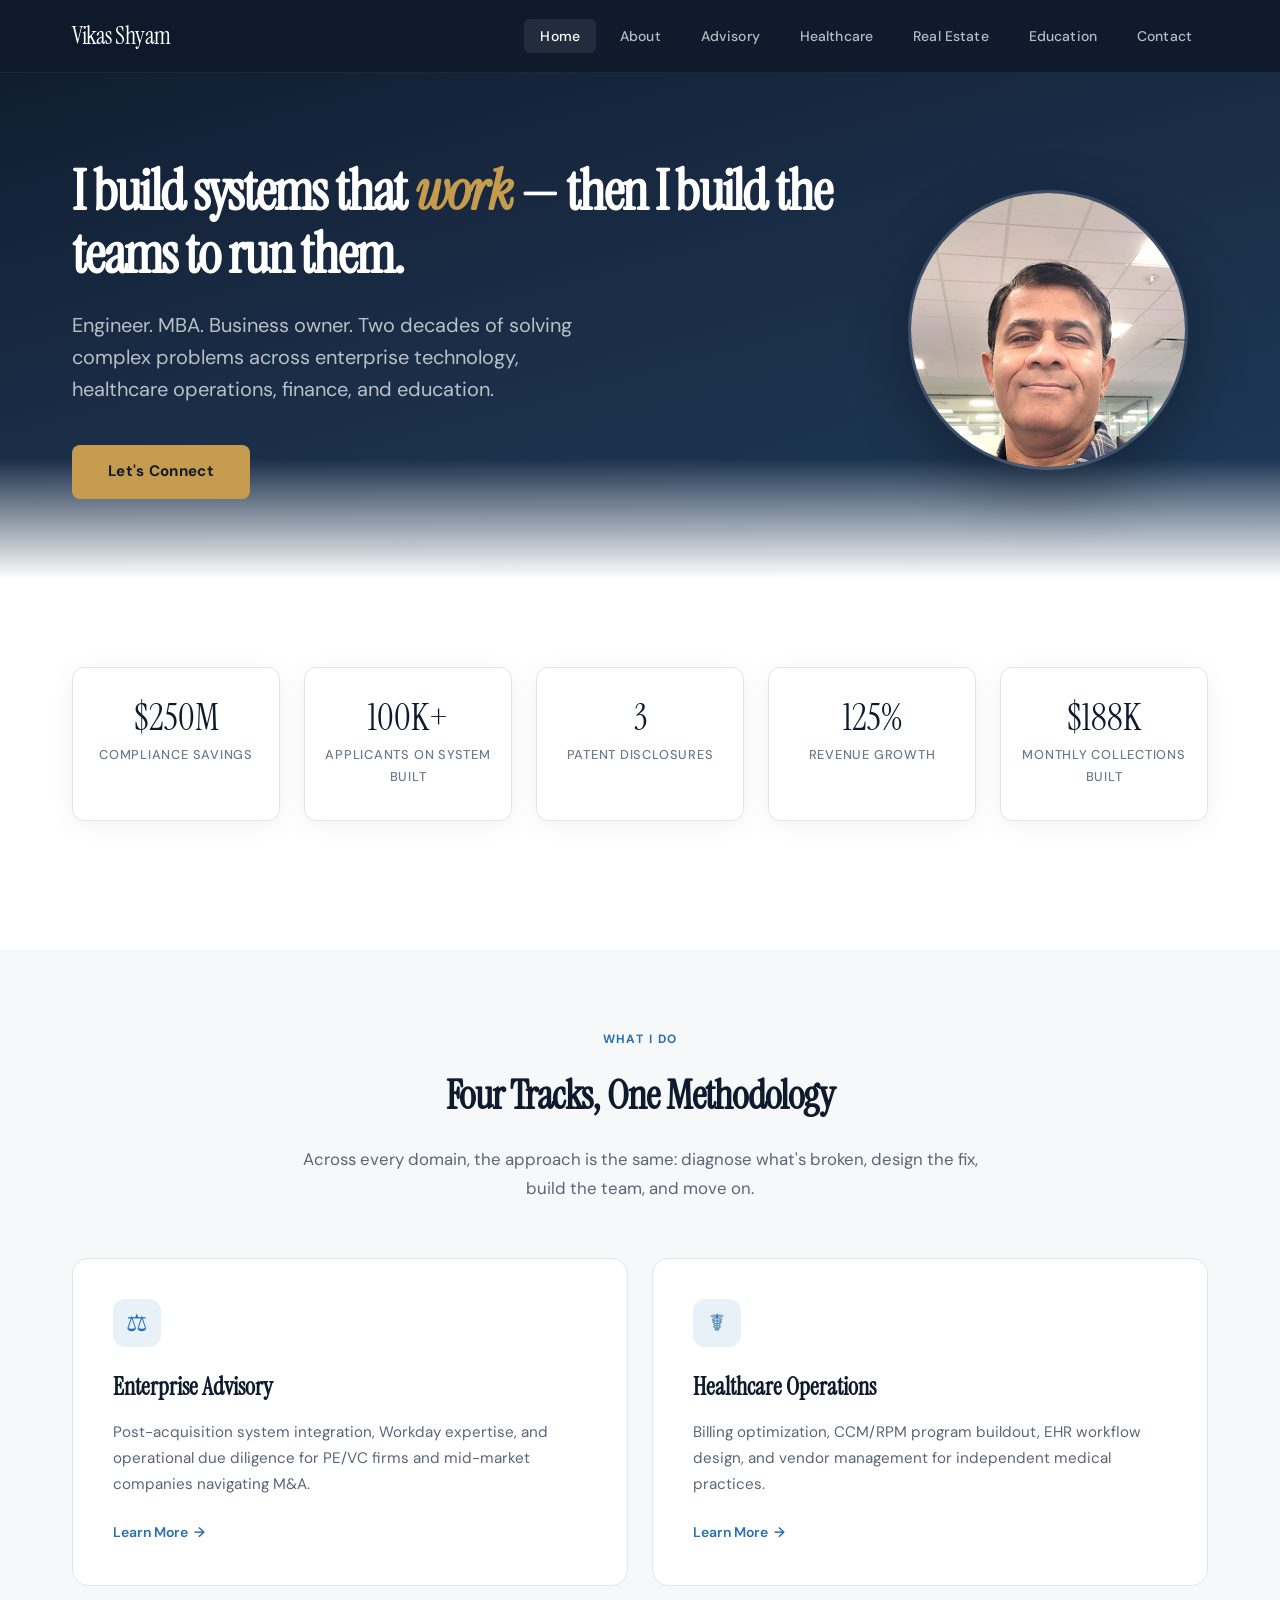
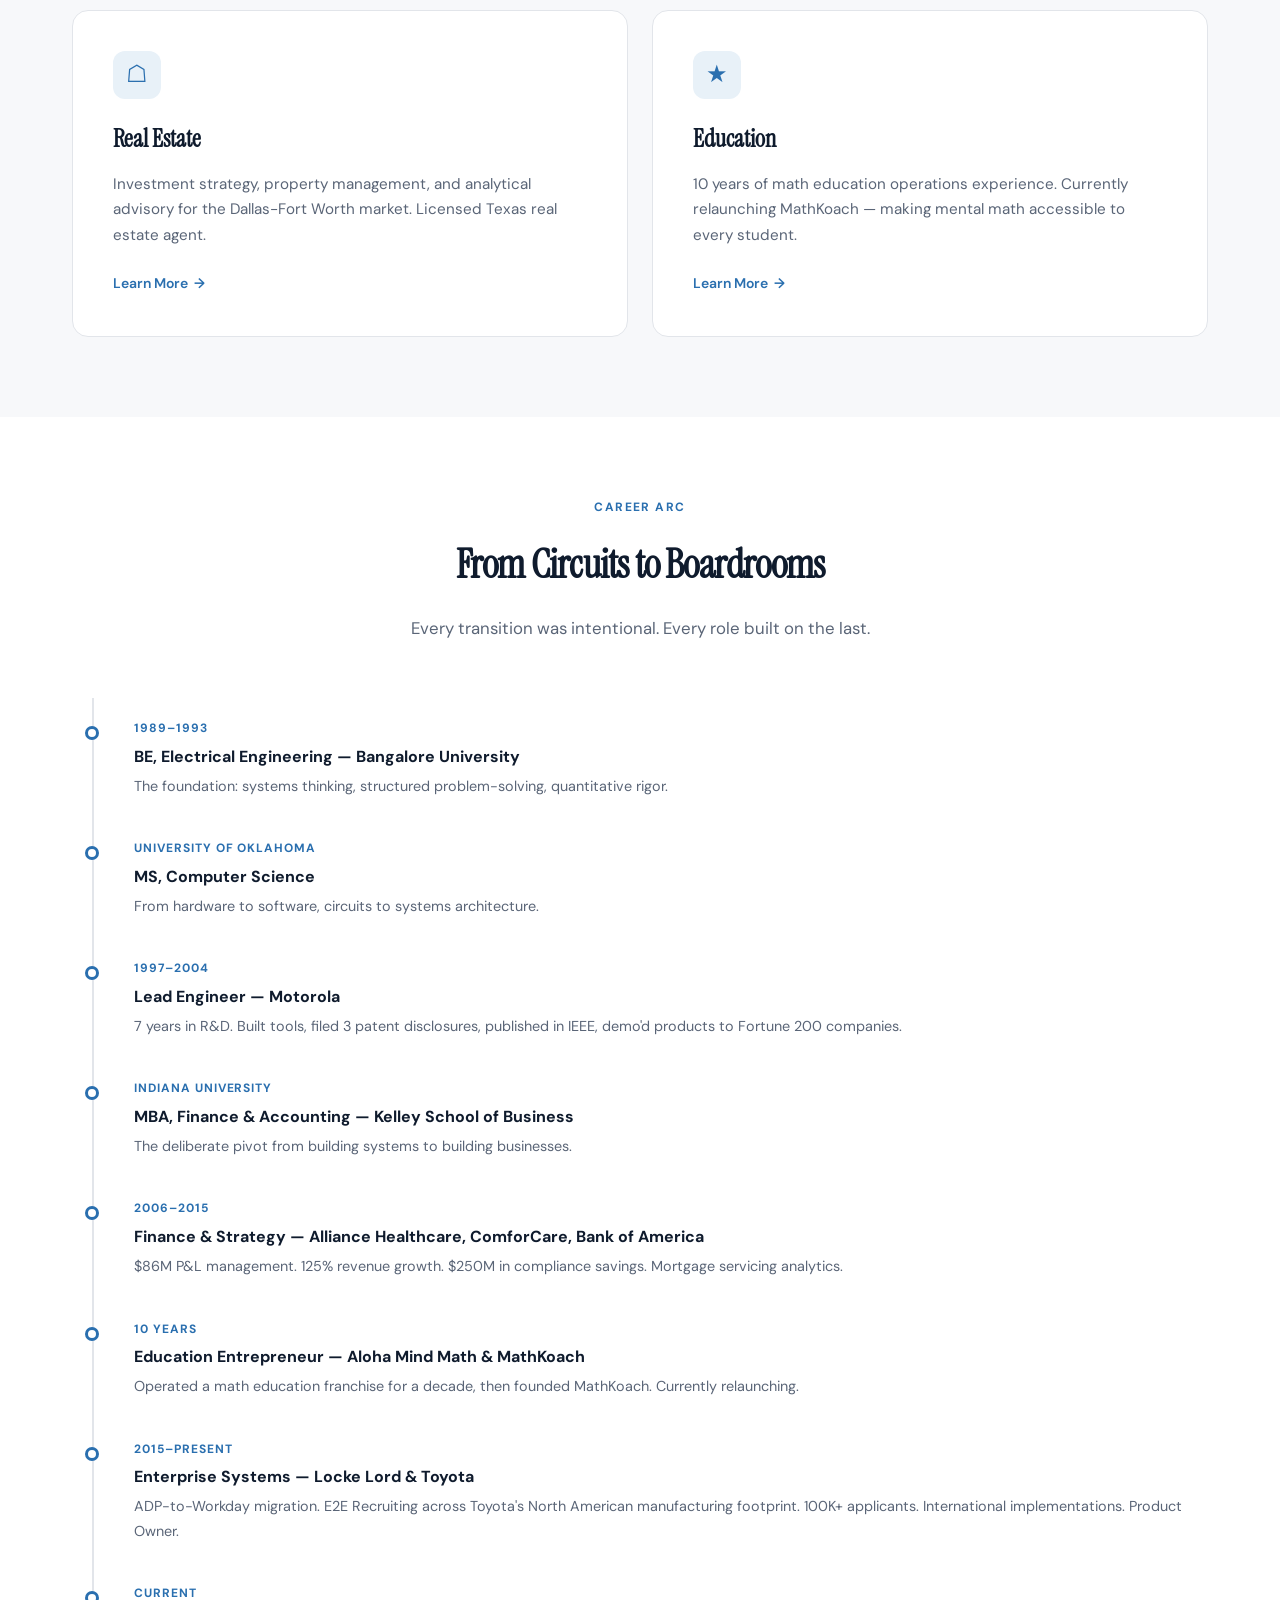
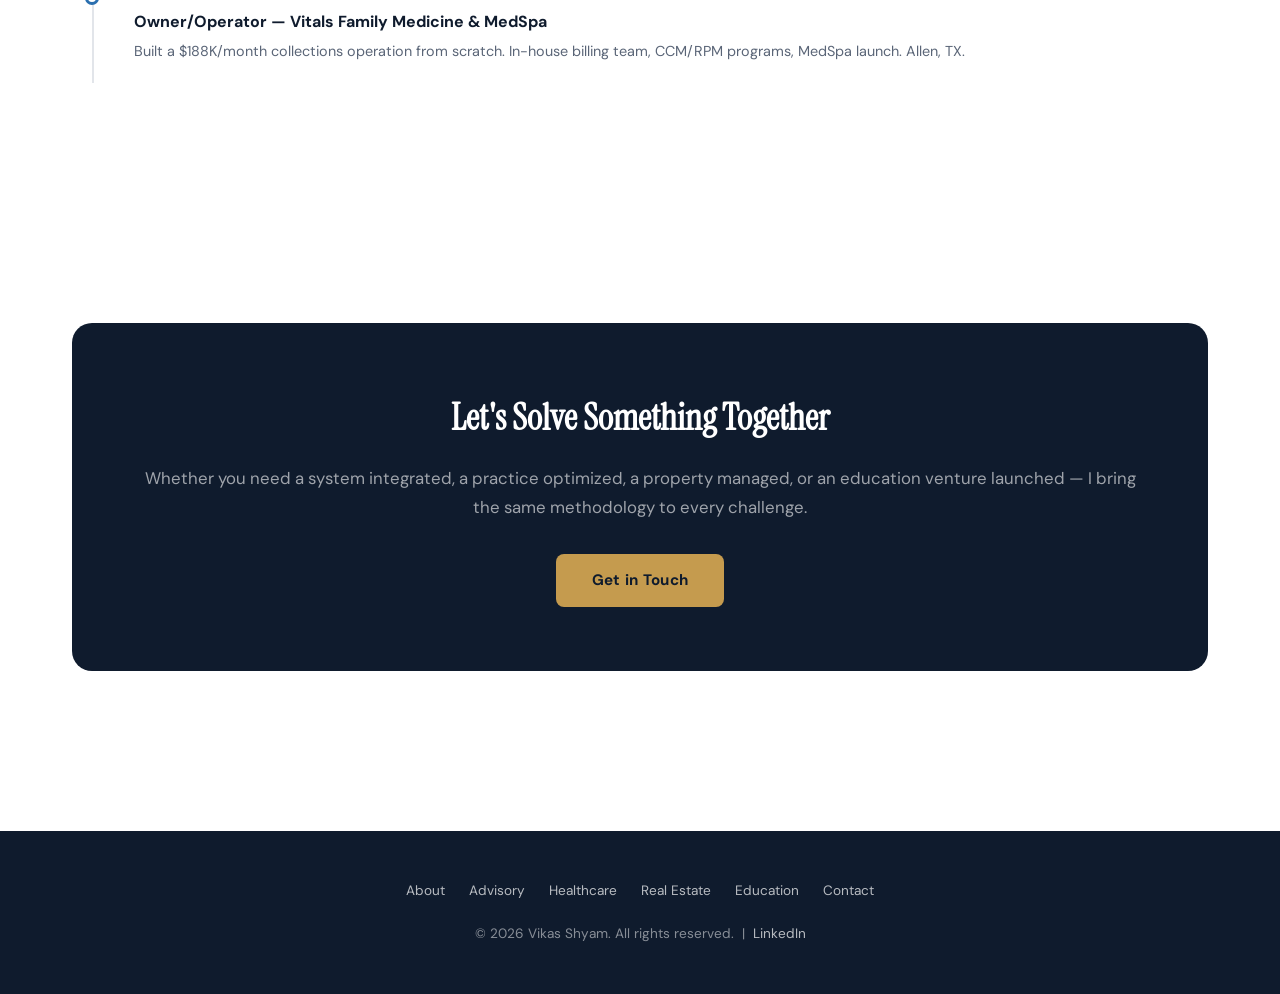
<file: index.html>
<!DOCTYPE html>
<html lang="en">
<head>
  <meta charset="UTF-8">
  <meta name="viewport" content="width=device-width, initial-scale=1.0">
  <title>Vikas Shyam — Enterprise Systems & Operations Strategist</title>
  <meta name="description" content="I build systems that work, then build the teams to run them. Enterprise integration, healthcare operations, real estate, and education.">
  <link rel="stylesheet" href="css/styles.css">
</head>
<body>

<nav class="nav">
  <div class="nav-inner">
    <a href="index.html" class="nav-logo">Vikas Shyam</a>
    <button class="nav-toggle" aria-label="Menu">
      <span></span><span></span><span></span>
    </button>
    <ul class="nav-links">
      <li><a href="index.html">Home</a></li>
      <li><a href="about.html">About</a></li>
      <li><a href="advisory.html">Advisory</a></li>
      <li><a href="healthcare.html">Healthcare</a></li>
      <li><a href="real-estate.html">Real Estate</a></li>
      <li><a href="education.html">Education</a></li>
      <li><a href="contact.html">Contact</a></li>
    </ul>
  </div>
</nav>

<section class="hero">
  <div class="container">
    <div class="hero-content">
      <div class="hero-text">
        <h1>I build systems that <em>work</em> — then I build the teams to run them.</h1>
        <p class="hero-tagline">Engineer. MBA. Business owner. Two decades of solving complex problems across enterprise technology, healthcare operations, finance, and education.</p>
        <a href="contact.html" class="cta-btn">Let's Connect</a>
      </div>
      <div class="hero-photo">
        <img src="images/vikas-headshot.jpg" alt="Vikas Shyam">
      </div>
    </div>
  </div>
</section>

<section class="section">
  <div class="container">
    <div class="stats">
      <div class="stat">
        <div class="stat-number">$250M</div>
        <div class="stat-label">Compliance Savings</div>
      </div>
      <div class="stat">
        <div class="stat-number">100K+</div>
        <div class="stat-label">Applicants on System Built</div>
      </div>
      <div class="stat">
        <div class="stat-number">3</div>
        <div class="stat-label">Patent Disclosures</div>
      </div>
      <div class="stat">
        <div class="stat-number">125%</div>
        <div class="stat-label">Revenue Growth</div>
      </div>
      <div class="stat">
        <div class="stat-number">$188K</div>
        <div class="stat-label">Monthly Collections Built</div>
      </div>
    </div>
  </div>
</section>

<section class="section section--alt">
  <div class="container">
    <div class="section-header">
      <span class="section-label">What I Do</span>
      <h2>Four Tracks, One Methodology</h2>
      <p>Across every domain, the approach is the same: diagnose what's broken, design the fix, build the team, and move on.</p>
    </div>
    <div class="tracks">
      <div class="track-card">
        <div class="track-icon">&#9878;</div>
        <h3>Enterprise Advisory</h3>
        <p>Post-acquisition system integration, Workday expertise, and operational due diligence for PE/VC firms and mid-market companies navigating M&A.</p>
        <a href="advisory.html" class="track-link">Learn More</a>
      </div>
      <div class="track-card">
        <div class="track-icon">&#9764;</div>
        <h3>Healthcare Operations</h3>
        <p>Billing optimization, CCM/RPM program buildout, EHR workflow design, and vendor management for independent medical practices.</p>
        <a href="healthcare.html" class="track-link">Learn More</a>
      </div>
      <div class="track-card">
        <div class="track-icon">&#9750;</div>
        <h3>Real Estate</h3>
        <p>Investment strategy, property management, and analytical advisory for the Dallas-Fort Worth market. Licensed Texas real estate agent.</p>
        <a href="real-estate.html" class="track-link">Learn More</a>
      </div>
      <div class="track-card">
        <div class="track-icon">&#9733;</div>
        <h3>Education</h3>
        <p>10 years of math education operations experience. Currently relaunching MathKoach — making mental math accessible to every student.</p>
        <a href="education.html" class="track-link">Learn More</a>
      </div>
    </div>
  </div>
</section>

<section class="section">
  <div class="container">
    <div class="section-header">
      <span class="section-label">Career Arc</span>
      <h2>From Circuits to Boardrooms</h2>
      <p>Every transition was intentional. Every role built on the last.</p>
    </div>
    <div class="arc-timeline">
      <div class="arc-item">
        <div class="arc-year">1989–1993</div>
        <div class="arc-title">BE, Electrical Engineering — Bangalore University</div>
        <div class="arc-desc">The foundation: systems thinking, structured problem-solving, quantitative rigor.</div>
      </div>
      <div class="arc-item">
        <div class="arc-year">University of Oklahoma</div>
        <div class="arc-title">MS, Computer Science</div>
        <div class="arc-desc">From hardware to software, circuits to systems architecture.</div>
      </div>
      <div class="arc-item">
        <div class="arc-year">1997–2004</div>
        <div class="arc-title">Lead Engineer — Motorola</div>
        <div class="arc-desc">7 years in R&D. Built tools, filed 3 patent disclosures, published in IEEE, demo'd products to Fortune 200 companies.</div>
      </div>
      <div class="arc-item">
        <div class="arc-year">Indiana University</div>
        <div class="arc-title">MBA, Finance & Accounting — Kelley School of Business</div>
        <div class="arc-desc">The deliberate pivot from building systems to building businesses.</div>
      </div>
      <div class="arc-item">
        <div class="arc-year">2006–2015</div>
        <div class="arc-title">Finance & Strategy — Alliance Healthcare, ComforCare, Bank of America</div>
        <div class="arc-desc">$86M P&L management. 125% revenue growth. $250M in compliance savings. Mortgage servicing analytics.</div>
      </div>
      <div class="arc-item">
        <div class="arc-year">10 Years</div>
        <div class="arc-title">Education Entrepreneur — Aloha Mind Math & MathKoach</div>
        <div class="arc-desc">Operated a math education franchise for a decade, then founded MathKoach. Currently relaunching.</div>
      </div>
      <div class="arc-item">
        <div class="arc-year">2015–Present</div>
        <div class="arc-title">Enterprise Systems — Locke Lord & Toyota</div>
        <div class="arc-desc">ADP-to-Workday migration. E2E Recruiting across Toyota's North American manufacturing footprint. 100K+ applicants. International implementations. Product Owner.</div>
      </div>
      <div class="arc-item">
        <div class="arc-year">Current</div>
        <div class="arc-title">Owner/Operator — Vitals Family Medicine & MedSpa</div>
        <div class="arc-desc">Built a $188K/month collections operation from scratch. In-house billing team, CCM/RPM programs, MedSpa launch. Allen, TX.</div>
      </div>
    </div>
  </div>
</section>

<section class="section">
  <div class="container">
    <div class="cta-section">
      <h2>Let's Solve Something Together</h2>
      <p>Whether you need a system integrated, a practice optimized, a property managed, or an education venture launched — I bring the same methodology to every challenge.</p>
      <a href="contact.html" class="cta-btn">Get in Touch</a>
    </div>
  </div>
</section>

<footer class="footer">
  <div class="container">
    <div class="footer-links">
      <a href="about.html">About</a>
      <a href="advisory.html">Advisory</a>
      <a href="healthcare.html">Healthcare</a>
      <a href="real-estate.html">Real Estate</a>
      <a href="education.html">Education</a>
      <a href="contact.html">Contact</a>
    </div>
    <p>&copy; 2026 Vikas Shyam. All rights reserved. &nbsp;|&nbsp; <a href="https://www.linkedin.com/in/vikasshyam" target="_blank">LinkedIn</a></p>
  </div>
</footer>

<script src="js/main.js"></script>
</body>
</html>
</file>
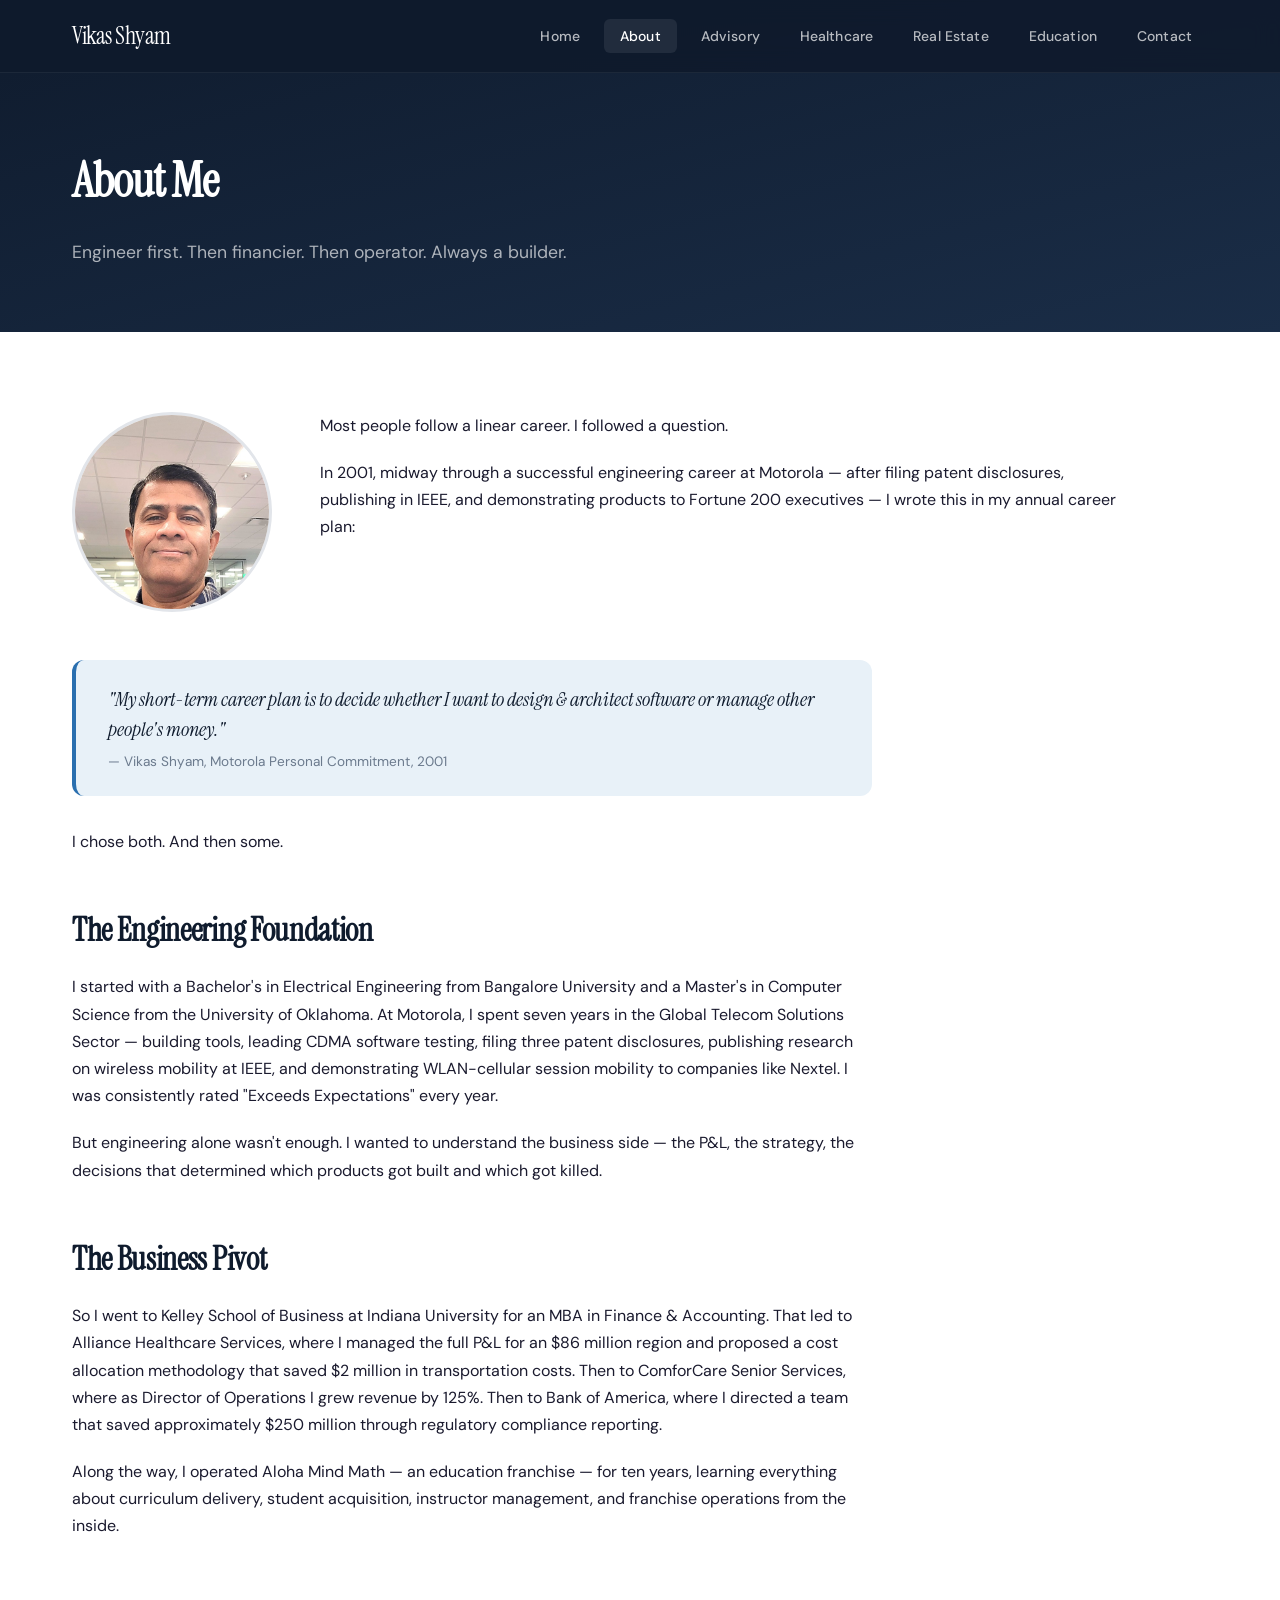
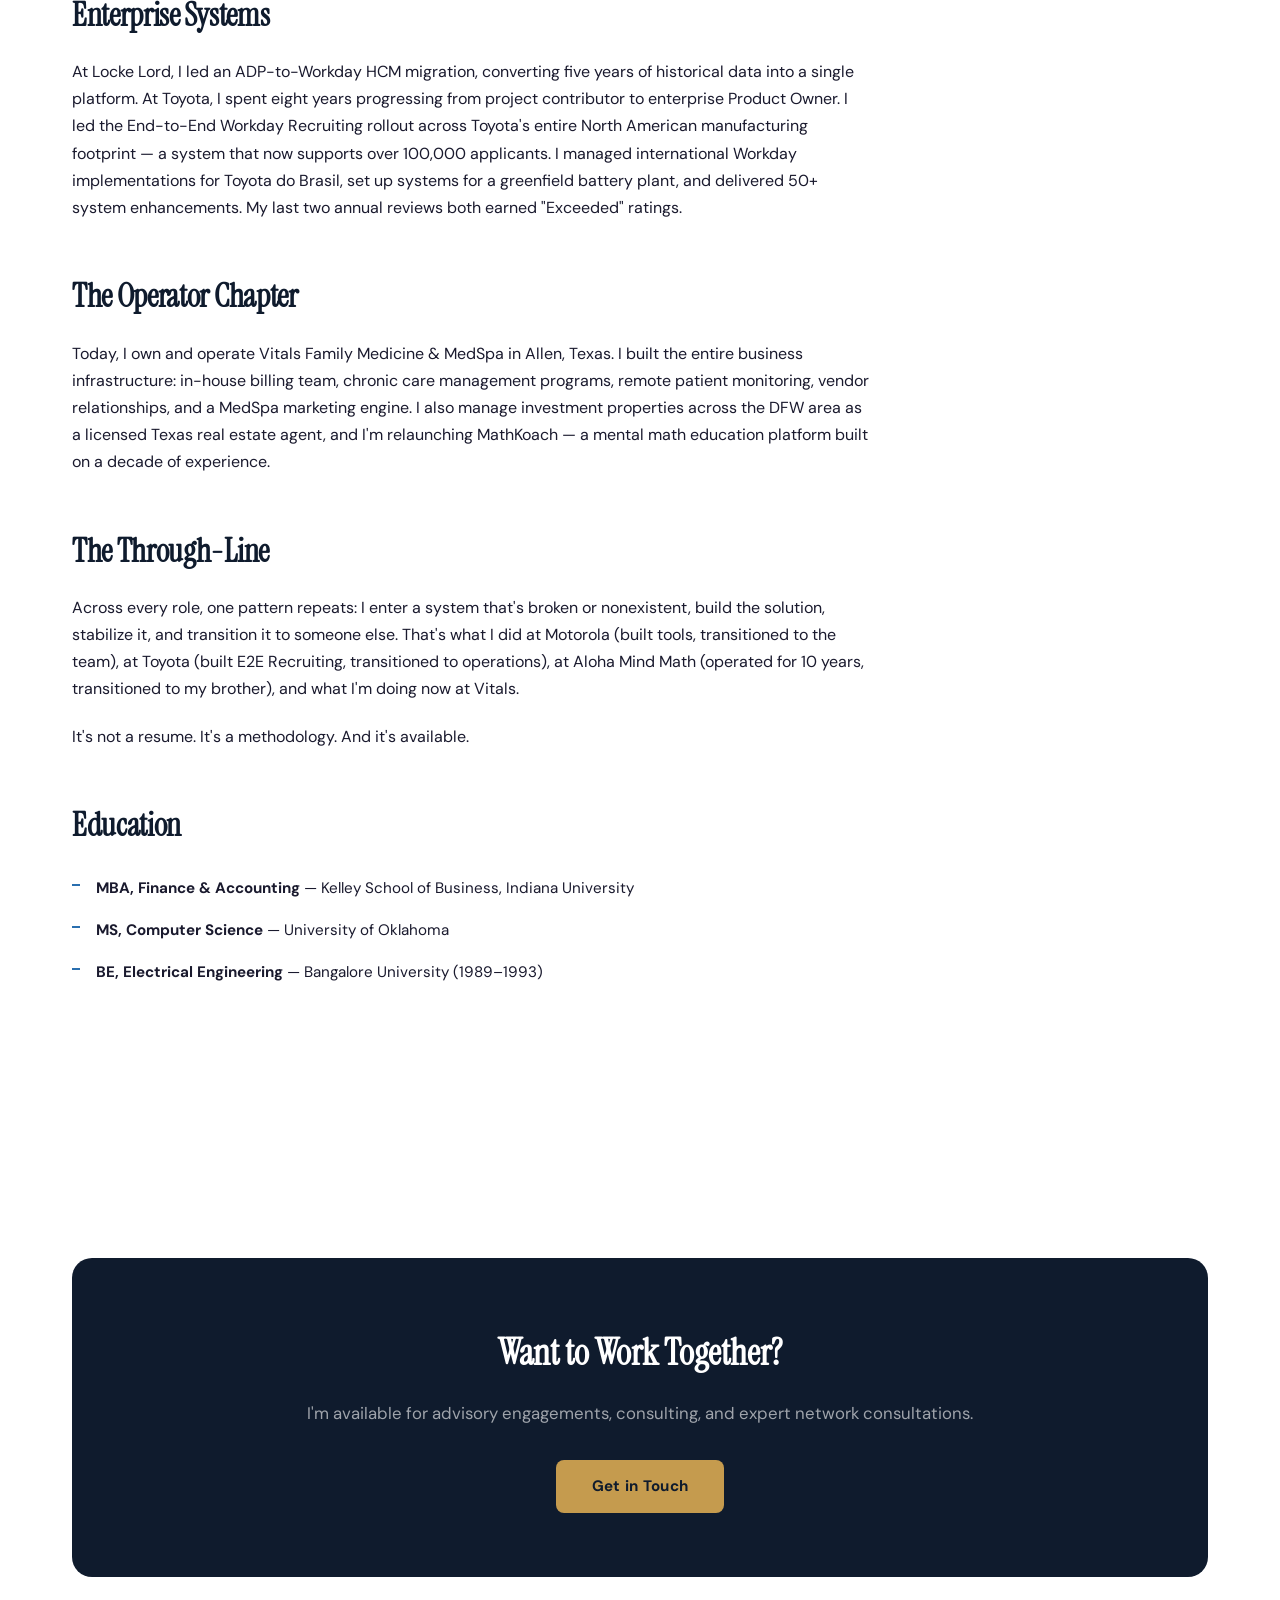
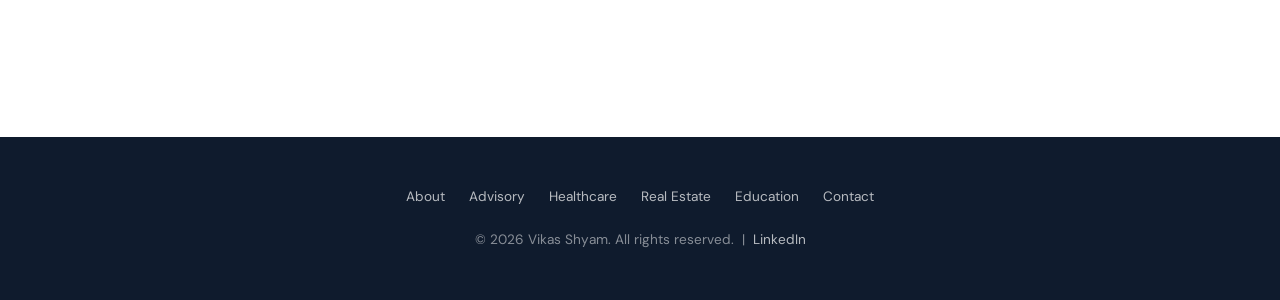
<file: about.html>
<!DOCTYPE html>
<html lang="en">
<head>
  <meta charset="UTF-8">
  <meta name="viewport" content="width=device-width, initial-scale=1.0">
  <title>About — Vikas Shyam</title>
  <meta name="description" content="From electrical engineering in Bangalore to enterprise systems at Toyota to building a medical practice from scratch. The full story.">
  <link rel="stylesheet" href="css/styles.css">
</head>
<body>

<nav class="nav">
  <div class="nav-inner">
    <a href="index.html" class="nav-logo">Vikas Shyam</a>
    <button class="nav-toggle" aria-label="Menu"><span></span><span></span><span></span></button>
    <ul class="nav-links">
      <li><a href="index.html">Home</a></li>
      <li><a href="about.html">About</a></li>
      <li><a href="advisory.html">Advisory</a></li>
      <li><a href="healthcare.html">Healthcare</a></li>
      <li><a href="real-estate.html">Real Estate</a></li>
      <li><a href="education.html">Education</a></li>
      <li><a href="contact.html">Contact</a></li>
    </ul>
  </div>
</nav>

<section class="page-hero">
  <div class="container">
    <h1>About Me</h1>
    <p>Engineer first. Then financier. Then operator. Always a builder.</p>
  </div>
</section>

<section class="section">
  <div class="container">
    <div class="about-intro">
      <div class="about-photo">
        <img src="images/vikas-headshot.jpg" alt="Vikas Shyam">
      </div>
      <div class="content">
        <p>Most people follow a linear career. I followed a question.</p>
        <p>In 2001, midway through a successful engineering career at Motorola — after filing patent disclosures, publishing in IEEE, and demonstrating products to Fortune 200 executives — I wrote this in my annual career plan:</p>
      </div>
    </div>
    <div class="content">
      <div class="about-quote">
        "My short-term career plan is to decide whether I want to design &amp; architect software or manage other people's money."
        <cite>— Vikas Shyam, Motorola Personal Commitment, 2001</cite>
      </div>

      <p>I chose both. And then some.</p>

      <h2>The Engineering Foundation</h2>
      <p>I started with a Bachelor's in Electrical Engineering from Bangalore University and a Master's in Computer Science from the University of Oklahoma. At Motorola, I spent seven years in the Global Telecom Solutions Sector — building tools, leading CDMA software testing, filing three patent disclosures, publishing research on wireless mobility at IEEE, and demonstrating WLAN-cellular session mobility to companies like Nextel. I was consistently rated "Exceeds Expectations" every year.</p>
      <p>But engineering alone wasn't enough. I wanted to understand the business side — the P&L, the strategy, the decisions that determined which products got built and which got killed.</p>

      <h2>The Business Pivot</h2>
      <p>So I went to Kelley School of Business at Indiana University for an MBA in Finance & Accounting. That led to Alliance Healthcare Services, where I managed the full P&L for an $86 million region and proposed a cost allocation methodology that saved $2 million in transportation costs. Then to ComforCare Senior Services, where as Director of Operations I grew revenue by 125%. Then to Bank of America, where I directed a team that saved approximately $250 million through regulatory compliance reporting.</p>
      <p>Along the way, I operated Aloha Mind Math — an education franchise — for ten years, learning everything about curriculum delivery, student acquisition, instructor management, and franchise operations from the inside.</p>

      <h2>Enterprise Systems</h2>
      <p>At Locke Lord, I led an ADP-to-Workday HCM migration, converting five years of historical data into a single platform. At Toyota, I spent eight years progressing from project contributor to enterprise Product Owner. I led the End-to-End Workday Recruiting rollout across Toyota's entire North American manufacturing footprint — a system that now supports over 100,000 applicants. I managed international Workday implementations for Toyota do Brasil, set up systems for a greenfield battery plant, and delivered 50+ system enhancements. My last two annual reviews both earned "Exceeded" ratings.</p>

      <h2>The Operator Chapter</h2>
      <p>Today, I own and operate Vitals Family Medicine & MedSpa in Allen, Texas. I built the entire business infrastructure: in-house billing team, chronic care management programs, remote patient monitoring, vendor relationships, and a MedSpa marketing engine. I also manage investment properties across the DFW area as a licensed Texas real estate agent, and I'm relaunching MathKoach — a mental math education platform built on a decade of experience.</p>

      <h2>The Through-Line</h2>
      <p>Across every role, one pattern repeats: I enter a system that's broken or nonexistent, build the solution, stabilize it, and transition it to someone else. That's what I did at Motorola (built tools, transitioned to the team), at Toyota (built E2E Recruiting, transitioned to operations), at Aloha Mind Math (operated for 10 years, transitioned to my brother), and what I'm doing now at Vitals.</p>
      <p>It's not a resume. It's a methodology. And it's available.</p>

      <h2>Education</h2>
      <ul>
        <li><strong>MBA, Finance & Accounting</strong> — Kelley School of Business, Indiana University</li>
        <li><strong>MS, Computer Science</strong> — University of Oklahoma</li>
        <li><strong>BE, Electrical Engineering</strong> — Bangalore University (1989–1993)</li>
      </ul>
    </div>
  </div>
</section>

<section class="section">
  <div class="container">
    <div class="cta-section">
      <h2>Want to Work Together?</h2>
      <p>I'm available for advisory engagements, consulting, and expert network consultations.</p>
      <a href="contact.html" class="cta-btn">Get in Touch</a>
    </div>
  </div>
</section>

<footer class="footer">
  <div class="container">
    <div class="footer-links">
      <a href="about.html">About</a>
      <a href="advisory.html">Advisory</a>
      <a href="healthcare.html">Healthcare</a>
      <a href="real-estate.html">Real Estate</a>
      <a href="education.html">Education</a>
      <a href="contact.html">Contact</a>
    </div>
    <p>&copy; 2026 Vikas Shyam. All rights reserved. &nbsp;|&nbsp; <a href="https://www.linkedin.com/in/vikasshyam" target="_blank">LinkedIn</a></p>
  </div>
</footer>

<script src="js/main.js"></script>
</body>
</html>
</file>
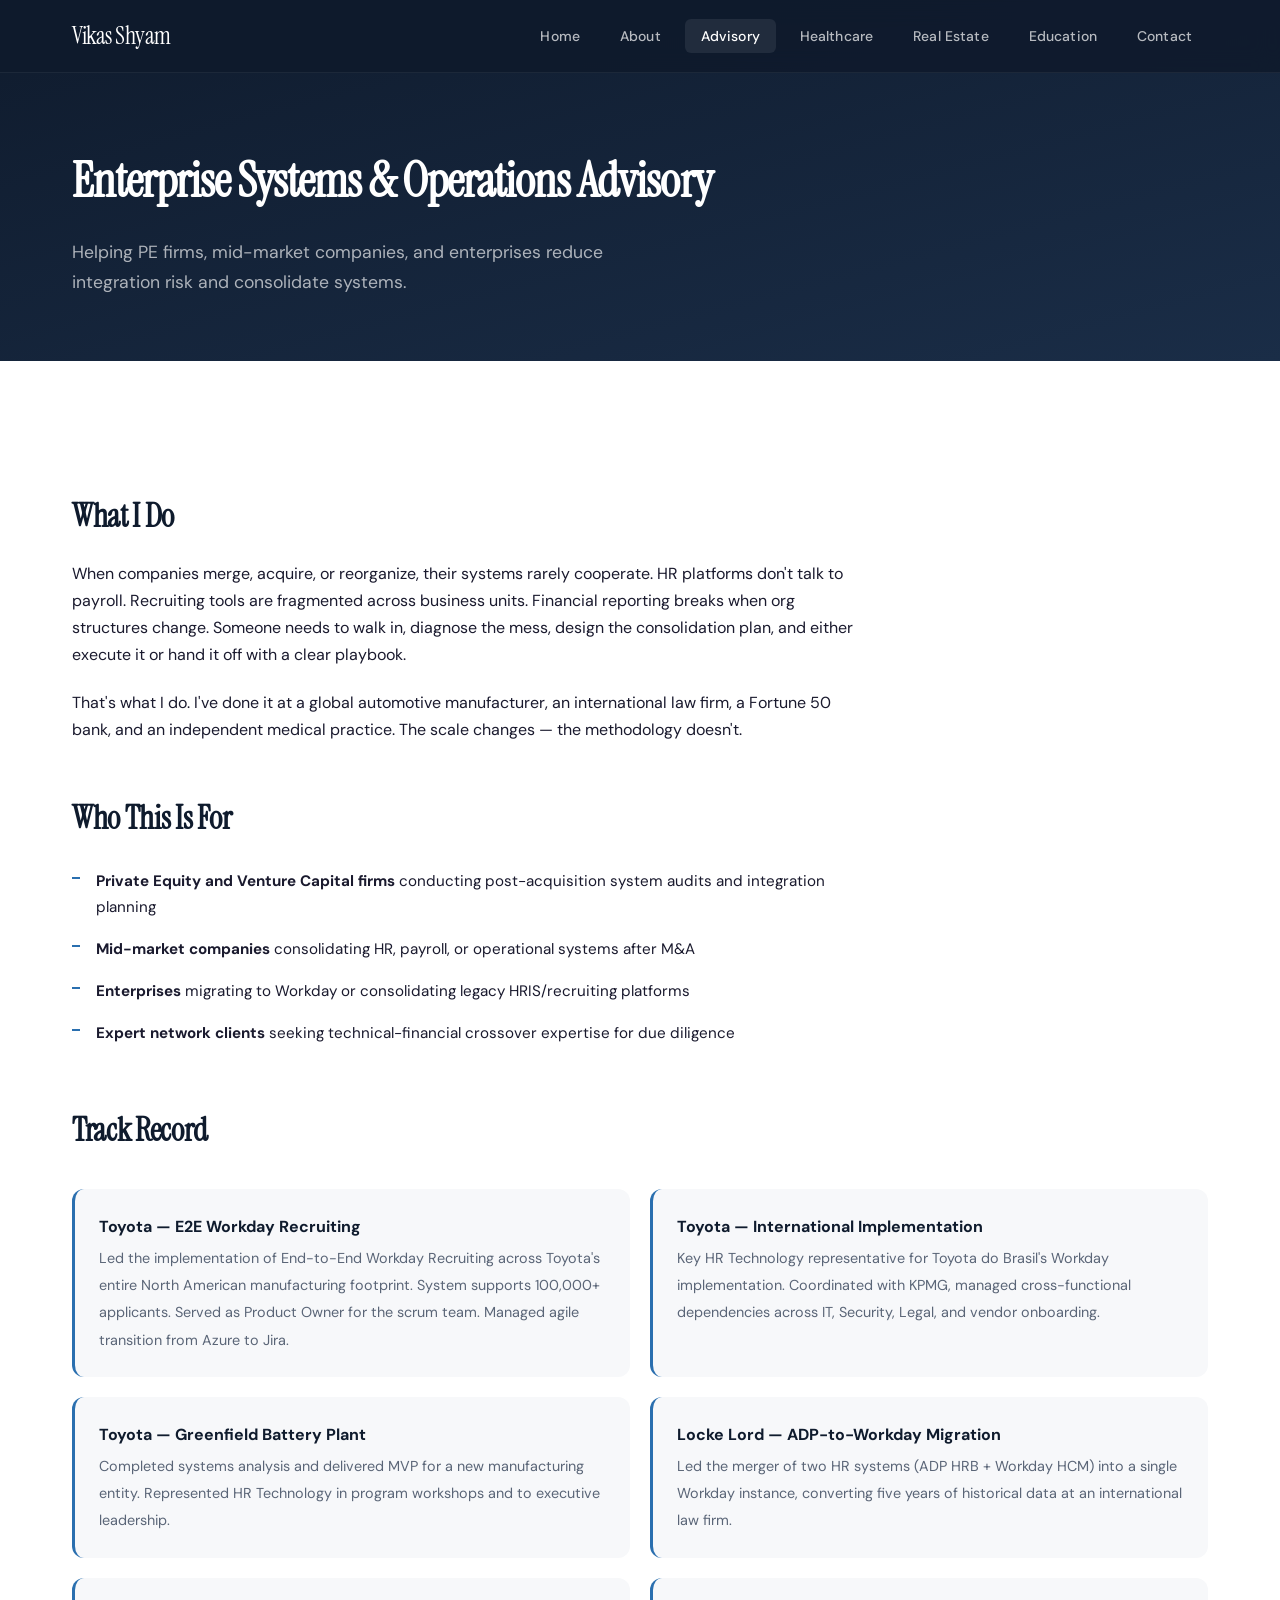
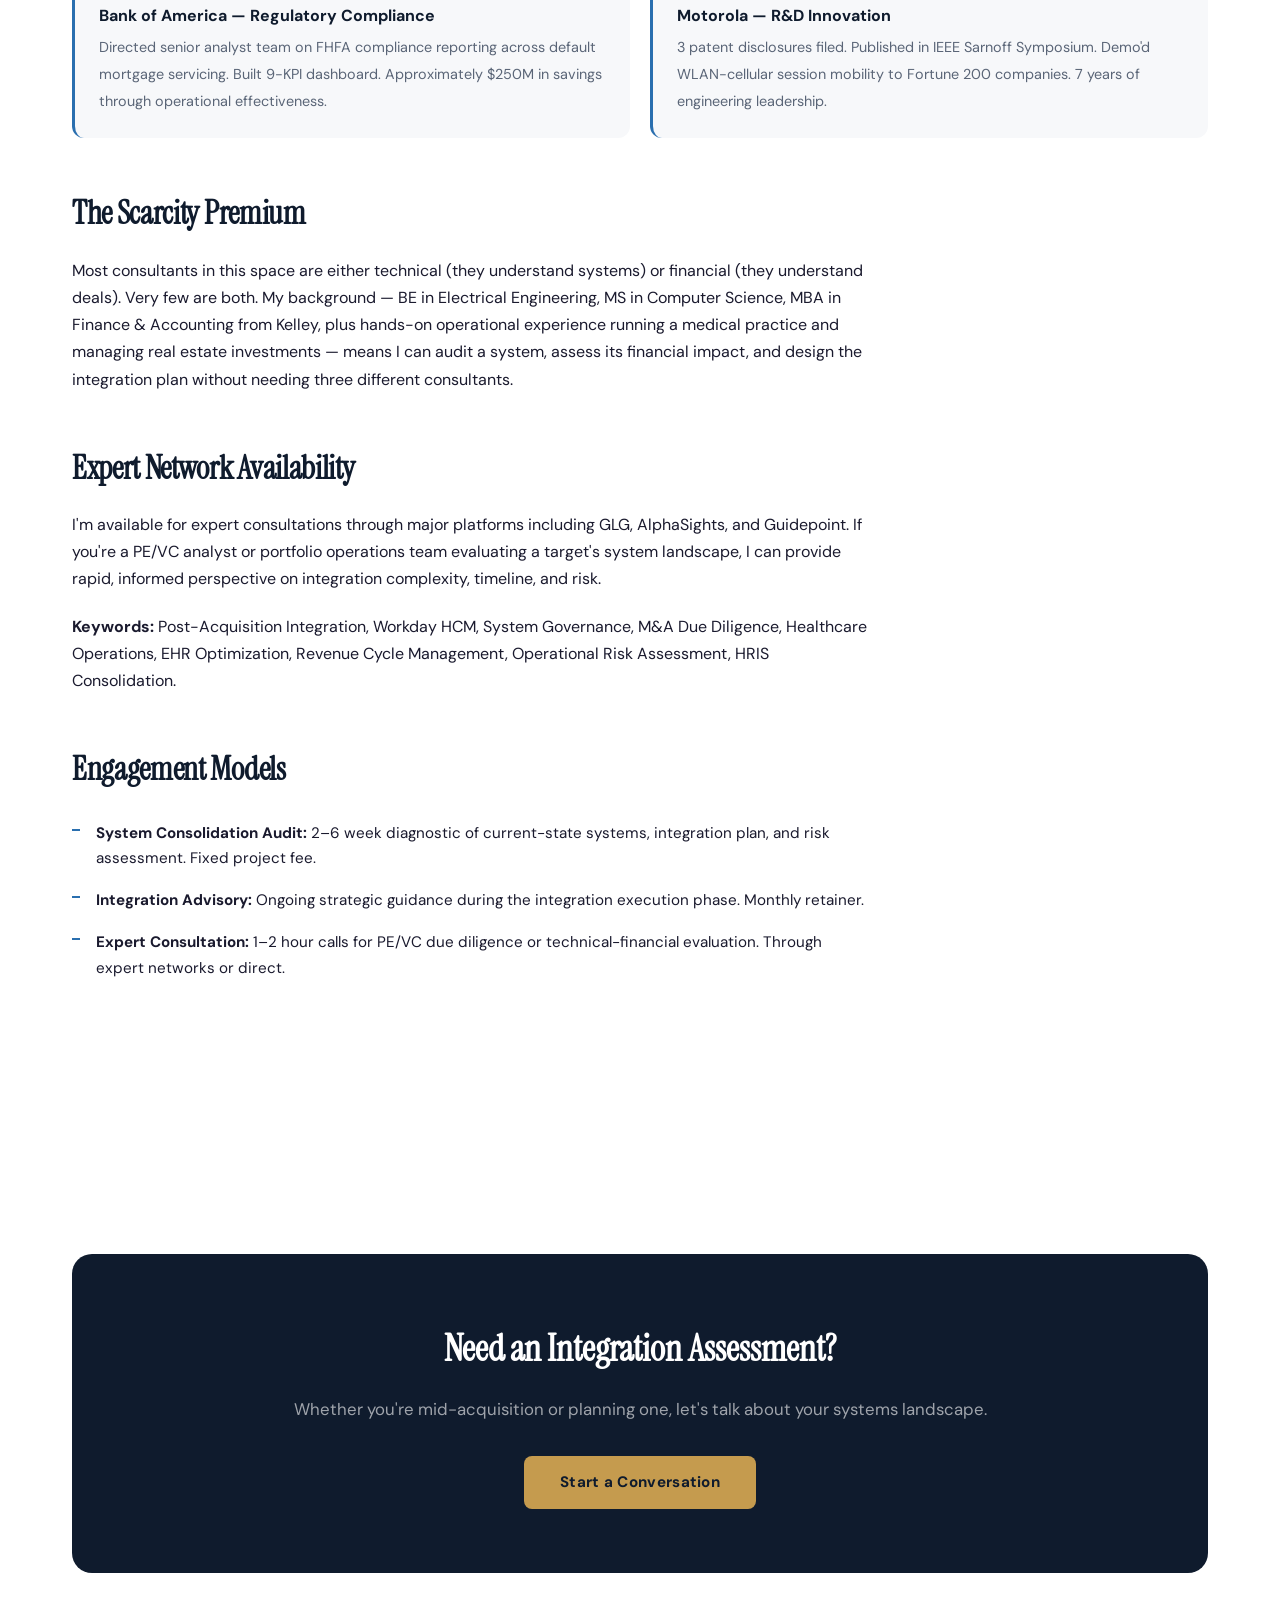
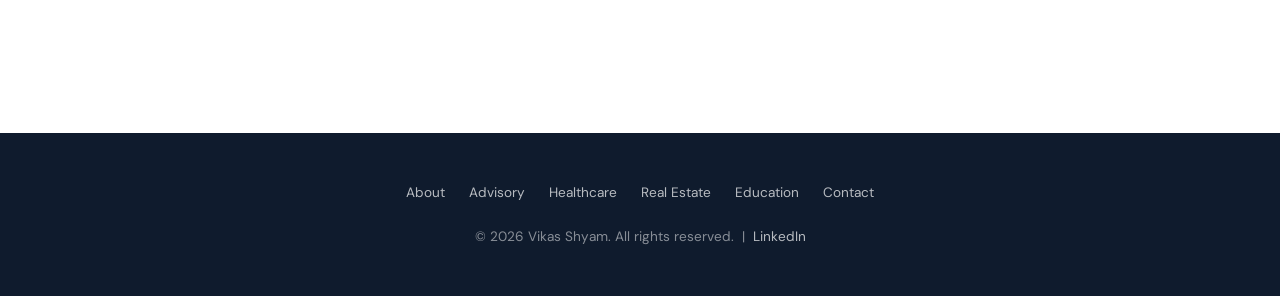
<file: advisory.html>
<!DOCTYPE html>
<html lang="en">
<head>
  <meta charset="UTF-8">
  <meta name="viewport" content="width=device-width, initial-scale=1.0">
  <title>Enterprise Advisory — Vikas Shyam</title>
  <meta name="description" content="Post-acquisition system integration, Workday expertise, and operational due diligence. Available through expert networks and direct engagement.">
  <link rel="stylesheet" href="css/styles.css">
</head>
<body>

<nav class="nav">
  <div class="nav-inner">
    <a href="index.html" class="nav-logo">Vikas Shyam</a>
    <button class="nav-toggle" aria-label="Menu"><span></span><span></span><span></span></button>
    <ul class="nav-links">
      <li><a href="index.html">Home</a></li>
      <li><a href="about.html">About</a></li>
      <li><a href="advisory.html">Advisory</a></li>
      <li><a href="healthcare.html">Healthcare</a></li>
      <li><a href="real-estate.html">Real Estate</a></li>
      <li><a href="education.html">Education</a></li>
      <li><a href="contact.html">Contact</a></li>
    </ul>
  </div>
</nav>

<section class="page-hero">
  <div class="container">
    <h1>Enterprise Systems &amp; Operations Advisory</h1>
    <p>Helping PE firms, mid-market companies, and enterprises reduce integration risk and consolidate systems.</p>
  </div>
</section>

<section class="section">
  <div class="container">
    <div class="content">
      <h2>What I Do</h2>
      <p>When companies merge, acquire, or reorganize, their systems rarely cooperate. HR platforms don't talk to payroll. Recruiting tools are fragmented across business units. Financial reporting breaks when org structures change. Someone needs to walk in, diagnose the mess, design the consolidation plan, and either execute it or hand it off with a clear playbook.</p>
      <p>That's what I do. I've done it at a global automotive manufacturer, an international law firm, a Fortune 50 bank, and an independent medical practice. The scale changes — the methodology doesn't.</p>

      <h2>Who This Is For</h2>
      <ul>
        <li><strong>Private Equity and Venture Capital firms</strong> conducting post-acquisition system audits and integration planning</li>
        <li><strong>Mid-market companies</strong> consolidating HR, payroll, or operational systems after M&A</li>
        <li><strong>Enterprises</strong> migrating to Workday or consolidating legacy HRIS/recruiting platforms</li>
        <li><strong>Expert network clients</strong> seeking technical-financial crossover expertise for due diligence</li>
      </ul>

      <h2>Track Record</h2>
    </div>

    <div class="proof-grid">
      <div class="proof-item">
        <strong>Toyota — E2E Workday Recruiting</strong>
        <span>Led the implementation of End-to-End Workday Recruiting across Toyota's entire North American manufacturing footprint. System supports 100,000+ applicants. Served as Product Owner for the scrum team. Managed agile transition from Azure to Jira.</span>
      </div>
      <div class="proof-item">
        <strong>Toyota — International Implementation</strong>
        <span>Key HR Technology representative for Toyota do Brasil's Workday implementation. Coordinated with KPMG, managed cross-functional dependencies across IT, Security, Legal, and vendor onboarding.</span>
      </div>
      <div class="proof-item">
        <strong>Toyota — Greenfield Battery Plant</strong>
        <span>Completed systems analysis and delivered MVP for a new manufacturing entity. Represented HR Technology in program workshops and to executive leadership.</span>
      </div>
      <div class="proof-item">
        <strong>Locke Lord — ADP-to-Workday Migration</strong>
        <span>Led the merger of two HR systems (ADP HRB + Workday HCM) into a single Workday instance, converting five years of historical data at an international law firm.</span>
      </div>
      <div class="proof-item">
        <strong>Bank of America — Regulatory Compliance</strong>
        <span>Directed senior analyst team on FHFA compliance reporting across default mortgage servicing. Built 9-KPI dashboard. Approximately $250M in savings through operational effectiveness.</span>
      </div>
      <div class="proof-item">
        <strong>Motorola — R&D Innovation</strong>
        <span>3 patent disclosures filed. Published in IEEE Sarnoff Symposium. Demo'd WLAN-cellular session mobility to Fortune 200 companies. 7 years of engineering leadership.</span>
      </div>
    </div>

    <div class="content">
      <h2>The Scarcity Premium</h2>
      <p>Most consultants in this space are either technical (they understand systems) or financial (they understand deals). Very few are both. My background — BE in Electrical Engineering, MS in Computer Science, MBA in Finance & Accounting from Kelley, plus hands-on operational experience running a medical practice and managing real estate investments — means I can audit a system, assess its financial impact, and design the integration plan without needing three different consultants.</p>

      <h2>Expert Network Availability</h2>
      <p>I'm available for expert consultations through major platforms including GLG, AlphaSights, and Guidepoint. If you're a PE/VC analyst or portfolio operations team evaluating a target's system landscape, I can provide rapid, informed perspective on integration complexity, timeline, and risk.</p>
      <p><strong>Keywords:</strong> Post-Acquisition Integration, Workday HCM, System Governance, M&A Due Diligence, Healthcare Operations, EHR Optimization, Revenue Cycle Management, Operational Risk Assessment, HRIS Consolidation.</p>

      <h2>Engagement Models</h2>
      <ul>
        <li><strong>System Consolidation Audit:</strong> 2–6 week diagnostic of current-state systems, integration plan, and risk assessment. Fixed project fee.</li>
        <li><strong>Integration Advisory:</strong> Ongoing strategic guidance during the integration execution phase. Monthly retainer.</li>
        <li><strong>Expert Consultation:</strong> 1–2 hour calls for PE/VC due diligence or technical-financial evaluation. Through expert networks or direct.</li>
      </ul>
    </div>
  </div>
</section>

<section class="section">
  <div class="container">
    <div class="cta-section">
      <h2>Need an Integration Assessment?</h2>
      <p>Whether you're mid-acquisition or planning one, let's talk about your systems landscape.</p>
      <a href="contact.html" class="cta-btn">Start a Conversation</a>
    </div>
  </div>
</section>

<footer class="footer">
  <div class="container">
    <div class="footer-links">
      <a href="about.html">About</a>
      <a href="advisory.html">Advisory</a>
      <a href="healthcare.html">Healthcare</a>
      <a href="real-estate.html">Real Estate</a>
      <a href="education.html">Education</a>
      <a href="contact.html">Contact</a>
    </div>
    <p>&copy; 2026 Vikas Shyam. All rights reserved. &nbsp;|&nbsp; <a href="https://www.linkedin.com/in/vikasshyam" target="_blank">LinkedIn</a></p>
  </div>
</footer>

<script src="js/main.js"></script>
</body>
</html>
</file>
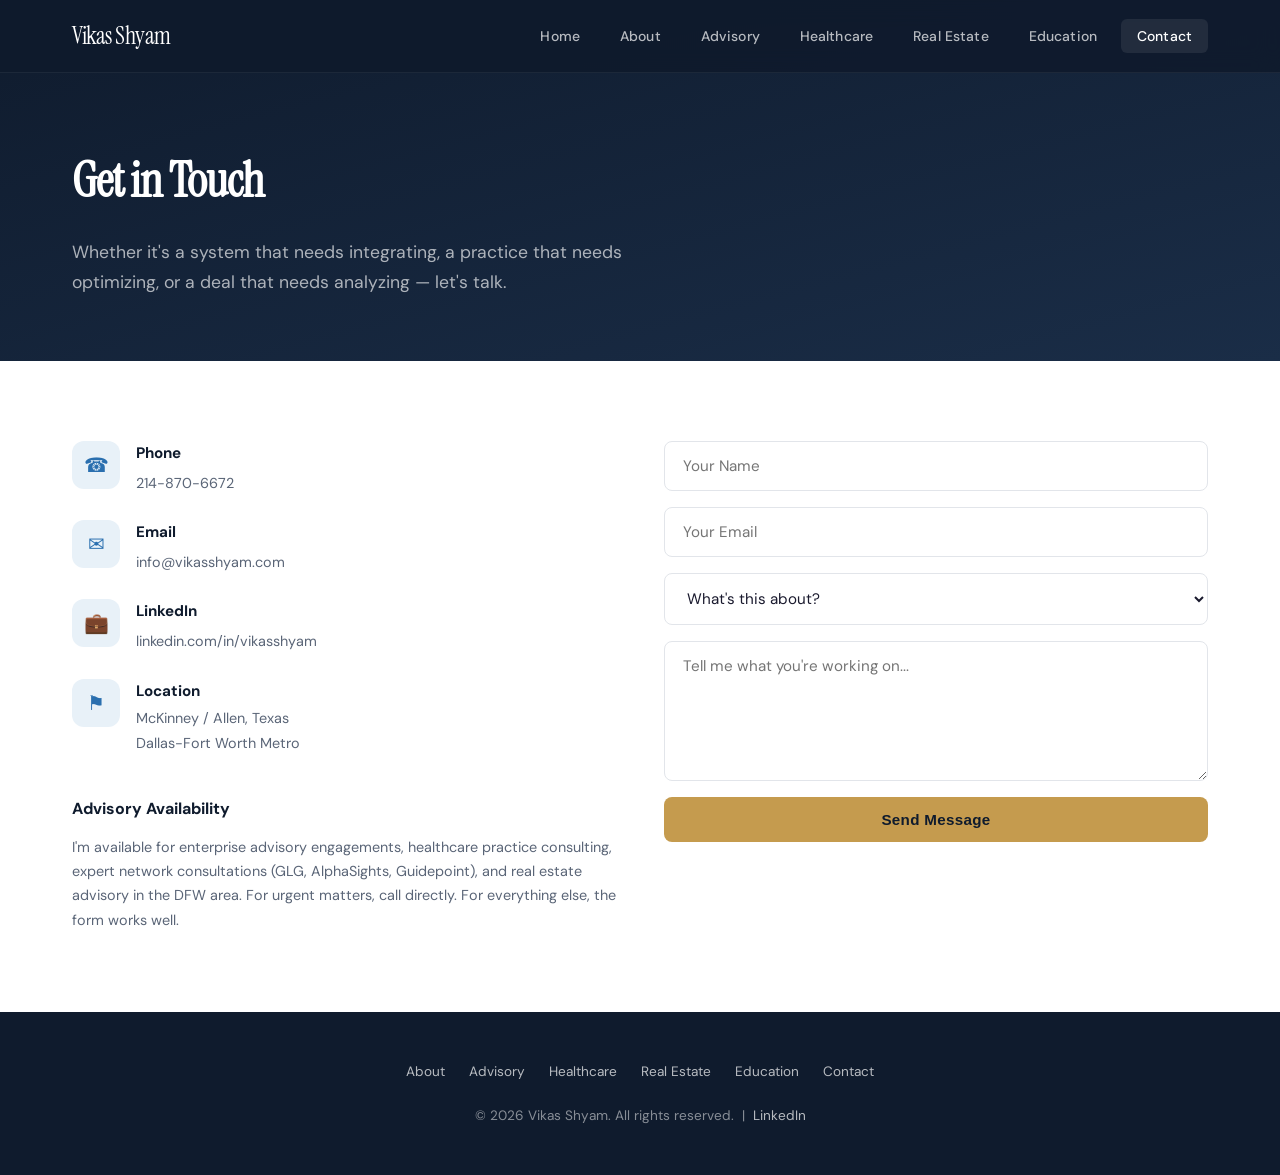
<file: contact.html>
<!DOCTYPE html>
<html lang="en">
<head>
  <meta charset="UTF-8">
  <meta name="viewport" content="width=device-width, initial-scale=1.0">
  <title>Contact — Vikas Shyam</title>
  <meta name="description" content="Get in touch for advisory engagements, healthcare consulting, real estate, education ventures, or expert network consultations.">
  <link rel="stylesheet" href="css/styles.css">
</head>
<body>

<nav class="nav">
  <div class="nav-inner">
    <a href="index.html" class="nav-logo">Vikas Shyam</a>
    <button class="nav-toggle" aria-label="Menu"><span></span><span></span><span></span></button>
    <ul class="nav-links">
      <li><a href="index.html">Home</a></li>
      <li><a href="about.html">About</a></li>
      <li><a href="advisory.html">Advisory</a></li>
      <li><a href="healthcare.html">Healthcare</a></li>
      <li><a href="real-estate.html">Real Estate</a></li>
      <li><a href="education.html">Education</a></li>
      <li><a href="contact.html">Contact</a></li>
    </ul>
  </div>
</nav>

<section class="page-hero">
  <div class="container">
    <h1>Get in Touch</h1>
    <p>Whether it's a system that needs integrating, a practice that needs optimizing, or a deal that needs analyzing — let's talk.</p>
  </div>
</section>

<section class="section">
  <div class="container">
    <div class="contact-grid">
      <div>
        <div class="contact-info">
          <div class="contact-item">
            <div class="contact-icon">&#9742;</div>
            <div>
              <h3>Phone</h3>
              <a href="tel:2148706672">214-870-6672</a>
            </div>
          </div>
          <div class="contact-item">
            <div class="contact-icon">&#9993;</div>
            <div>
              <h3>Email</h3>
              <a href="mailto:info@vikasshyam.com">info@vikasshyam.com</a>
            </div>
          </div>
          <div class="contact-item">
            <div class="contact-icon">&#128188;</div>
            <div>
              <h3>LinkedIn</h3>
              <a href="https://www.linkedin.com/in/vikasshyam" target="_blank">linkedin.com/in/vikasshyam</a>
            </div>
          </div>
          <div class="contact-item">
            <div class="contact-icon">&#9873;</div>
            <div>
              <h3>Location</h3>
              <p>McKinney / Allen, Texas<br>Dallas-Fort Worth Metro</p>
            </div>
          </div>
        </div>

        <div style="margin-top: 40px;">
          <h3 style="font-size: 1rem; color: var(--navy); margin-bottom: 12px;">Advisory Availability</h3>
          <p style="font-size: 0.9rem; color: var(--text-light); line-height: 1.7;">I'm available for enterprise advisory engagements, healthcare practice consulting, expert network consultations (GLG, AlphaSights, Guidepoint), and real estate advisory in the DFW area. For urgent matters, call directly. For everything else, the form works well.</p>
        </div>
      </div>

      <div>
        <form class="contact-form" name="contact" method="POST" data-netlify="true" netlify-honeypot="bot-field">
          <input type="hidden" name="form-name" value="contact">
          <p style="display:none"><input name="bot-field"></p>
          <input type="text" name="name" placeholder="Your Name" required>
          <input type="email" name="email" placeholder="Your Email" required>
          <select name="subject" required>
            <option value="" disabled selected>What's this about?</option>
            <option value="Enterprise Advisory">Enterprise Advisory / M&A Integration</option>
            <option value="Healthcare Consulting">Healthcare Practice Consulting</option>
            <option value="Expert Network">Expert Network Consultation</option>
            <option value="Real Estate">Real Estate — Buying / Selling / Renting</option>
            <option value="Education / MathKoach">Education / MathKoach</option>
            <option value="Other">Something Else</option>
          </select>
          <textarea name="message" placeholder="Tell me what you're working on..." required></textarea>
          <button type="submit" class="cta-btn" style="width: 100%; text-align: center;">Send Message</button>
        </form>
      </div>
    </div>
  </div>
</section>

<footer class="footer">
  <div class="container">
    <div class="footer-links">
      <a href="about.html">About</a>
      <a href="advisory.html">Advisory</a>
      <a href="healthcare.html">Healthcare</a>
      <a href="real-estate.html">Real Estate</a>
      <a href="education.html">Education</a>
      <a href="contact.html">Contact</a>
    </div>
    <p>&copy; 2026 Vikas Shyam. All rights reserved. &nbsp;|&nbsp; <a href="https://www.linkedin.com/in/vikasshyam" target="_blank">LinkedIn</a></p>
  </div>
</footer>

<script src="js/main.js"></script>
</body>
</html>
</file>
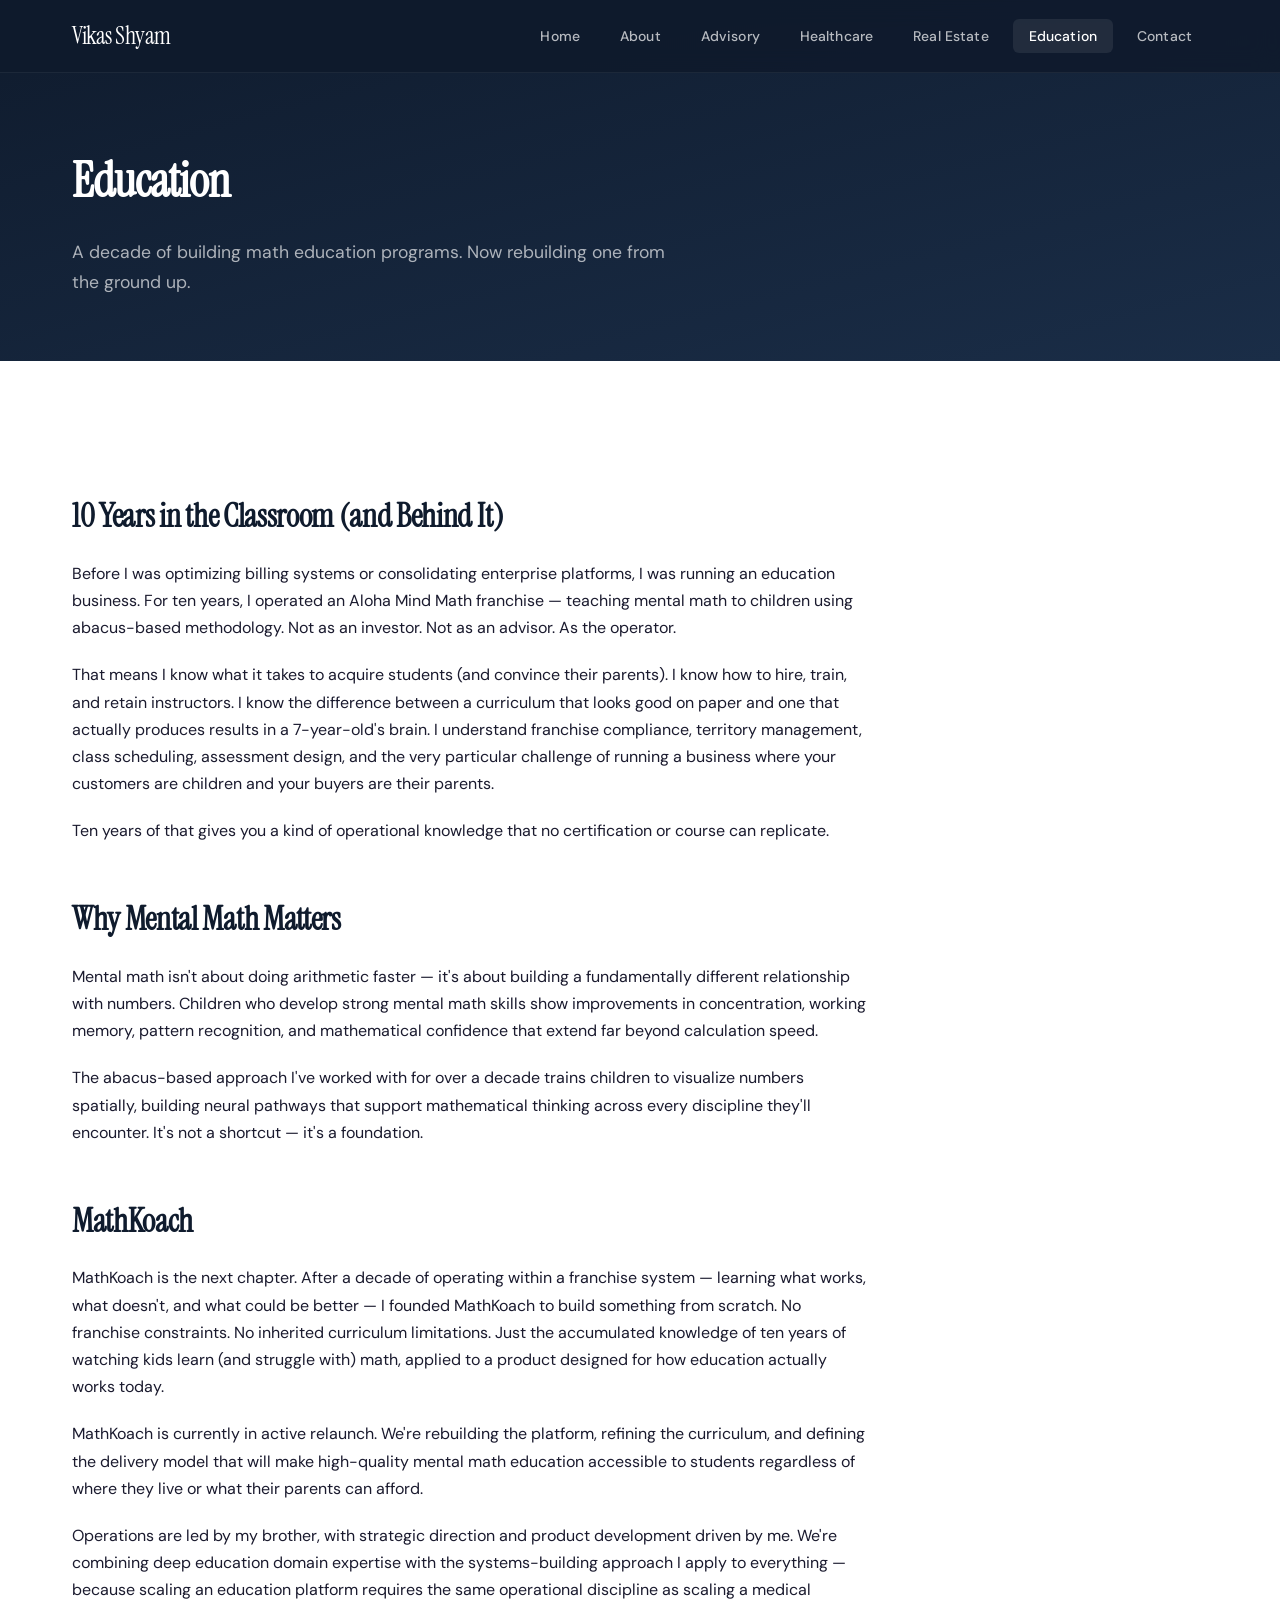
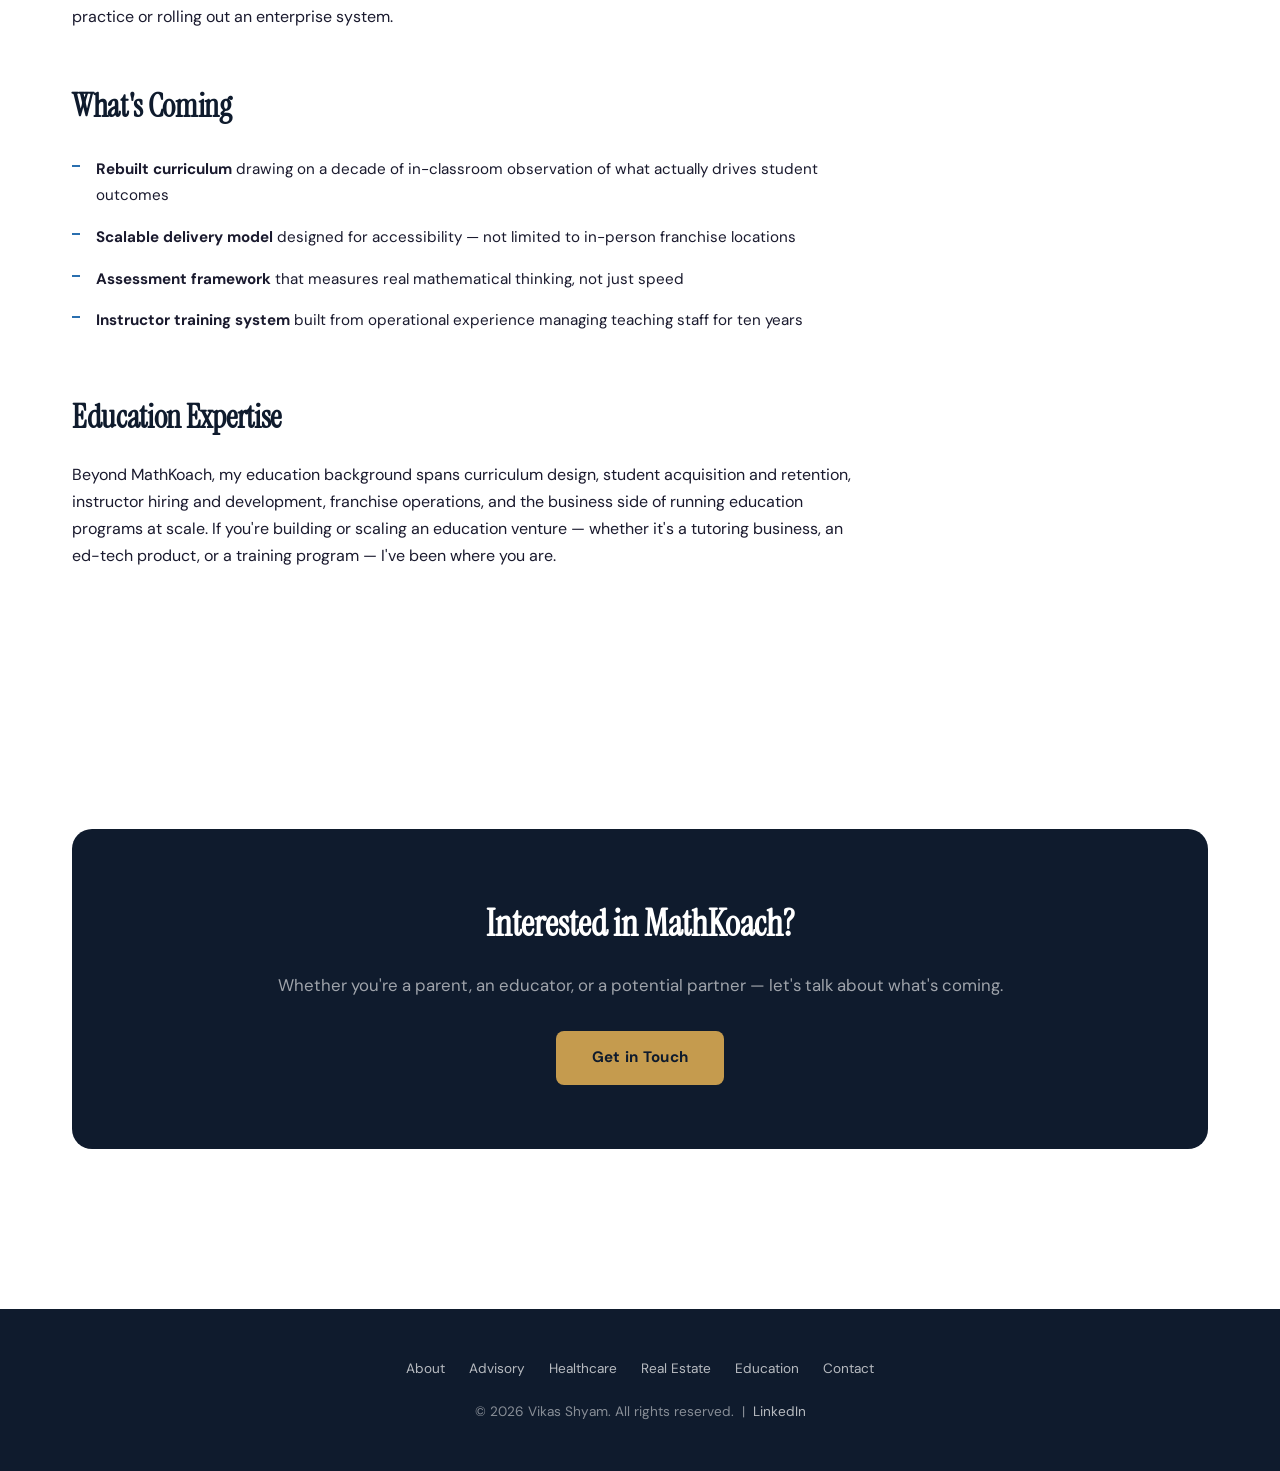
<file: education.html>
<!DOCTYPE html>
<html lang="en">
<head>
  <meta charset="UTF-8">
  <meta name="viewport" content="width=device-width, initial-scale=1.0">
  <title>Education — Vikas Shyam</title>
  <meta name="description" content="10 years of math education operations. Founder of MathKoach. Making mental math accessible to every student.">
  <link rel="stylesheet" href="css/styles.css">
</head>
<body>

<nav class="nav">
  <div class="nav-inner">
    <a href="index.html" class="nav-logo">Vikas Shyam</a>
    <button class="nav-toggle" aria-label="Menu"><span></span><span></span><span></span></button>
    <ul class="nav-links">
      <li><a href="index.html">Home</a></li>
      <li><a href="about.html">About</a></li>
      <li><a href="advisory.html">Advisory</a></li>
      <li><a href="healthcare.html">Healthcare</a></li>
      <li><a href="real-estate.html">Real Estate</a></li>
      <li><a href="education.html">Education</a></li>
      <li><a href="contact.html">Contact</a></li>
    </ul>
  </div>
</nav>

<section class="page-hero">
  <div class="container">
    <h1>Education</h1>
    <p>A decade of building math education programs. Now rebuilding one from the ground up.</p>
  </div>
</section>

<section class="section">
  <div class="container">
    <div class="content">
      <h2>10 Years in the Classroom (and Behind It)</h2>
      <p>Before I was optimizing billing systems or consolidating enterprise platforms, I was running an education business. For ten years, I operated an Aloha Mind Math franchise — teaching mental math to children using abacus-based methodology. Not as an investor. Not as an advisor. As the operator.</p>
      <p>That means I know what it takes to acquire students (and convince their parents). I know how to hire, train, and retain instructors. I know the difference between a curriculum that looks good on paper and one that actually produces results in a 7-year-old's brain. I understand franchise compliance, territory management, class scheduling, assessment design, and the very particular challenge of running a business where your customers are children and your buyers are their parents.</p>
      <p>Ten years of that gives you a kind of operational knowledge that no certification or course can replicate.</p>

      <h2>Why Mental Math Matters</h2>
      <p>Mental math isn't about doing arithmetic faster — it's about building a fundamentally different relationship with numbers. Children who develop strong mental math skills show improvements in concentration, working memory, pattern recognition, and mathematical confidence that extend far beyond calculation speed.</p>
      <p>The abacus-based approach I've worked with for over a decade trains children to visualize numbers spatially, building neural pathways that support mathematical thinking across every discipline they'll encounter. It's not a shortcut — it's a foundation.</p>

      <h2>MathKoach</h2>
      <p>MathKoach is the next chapter. After a decade of operating within a franchise system — learning what works, what doesn't, and what could be better — I founded MathKoach to build something from scratch. No franchise constraints. No inherited curriculum limitations. Just the accumulated knowledge of ten years of watching kids learn (and struggle with) math, applied to a product designed for how education actually works today.</p>
      <p>MathKoach is currently in active relaunch. We're rebuilding the platform, refining the curriculum, and defining the delivery model that will make high-quality mental math education accessible to students regardless of where they live or what their parents can afford.</p>
      <p>Operations are led by my brother, with strategic direction and product development driven by me. We're combining deep education domain expertise with the systems-building approach I apply to everything — because scaling an education platform requires the same operational discipline as scaling a medical practice or rolling out an enterprise system.</p>

      <h2>What's Coming</h2>
      <ul>
        <li><strong>Rebuilt curriculum</strong> drawing on a decade of in-classroom observation of what actually drives student outcomes</li>
        <li><strong>Scalable delivery model</strong> designed for accessibility — not limited to in-person franchise locations</li>
        <li><strong>Assessment framework</strong> that measures real mathematical thinking, not just speed</li>
        <li><strong>Instructor training system</strong> built from operational experience managing teaching staff for ten years</li>
      </ul>

      <h2>Education Expertise</h2>
      <p>Beyond MathKoach, my education background spans curriculum design, student acquisition and retention, instructor hiring and development, franchise operations, and the business side of running education programs at scale. If you're building or scaling an education venture — whether it's a tutoring business, an ed-tech product, or a training program — I've been where you are.</p>
    </div>
  </div>
</section>

<section class="section">
  <div class="container">
    <div class="cta-section">
      <h2>Interested in MathKoach?</h2>
      <p>Whether you're a parent, an educator, or a potential partner — let's talk about what's coming.</p>
      <a href="contact.html" class="cta-btn">Get in Touch</a>
    </div>
  </div>
</section>

<footer class="footer">
  <div class="container">
    <div class="footer-links">
      <a href="about.html">About</a>
      <a href="advisory.html">Advisory</a>
      <a href="healthcare.html">Healthcare</a>
      <a href="real-estate.html">Real Estate</a>
      <a href="education.html">Education</a>
      <a href="contact.html">Contact</a>
    </div>
    <p>&copy; 2026 Vikas Shyam. All rights reserved. &nbsp;|&nbsp; <a href="https://www.linkedin.com/in/vikasshyam" target="_blank">LinkedIn</a></p>
  </div>
</footer>

<script src="js/main.js"></script>
</body>
</html>
</file>
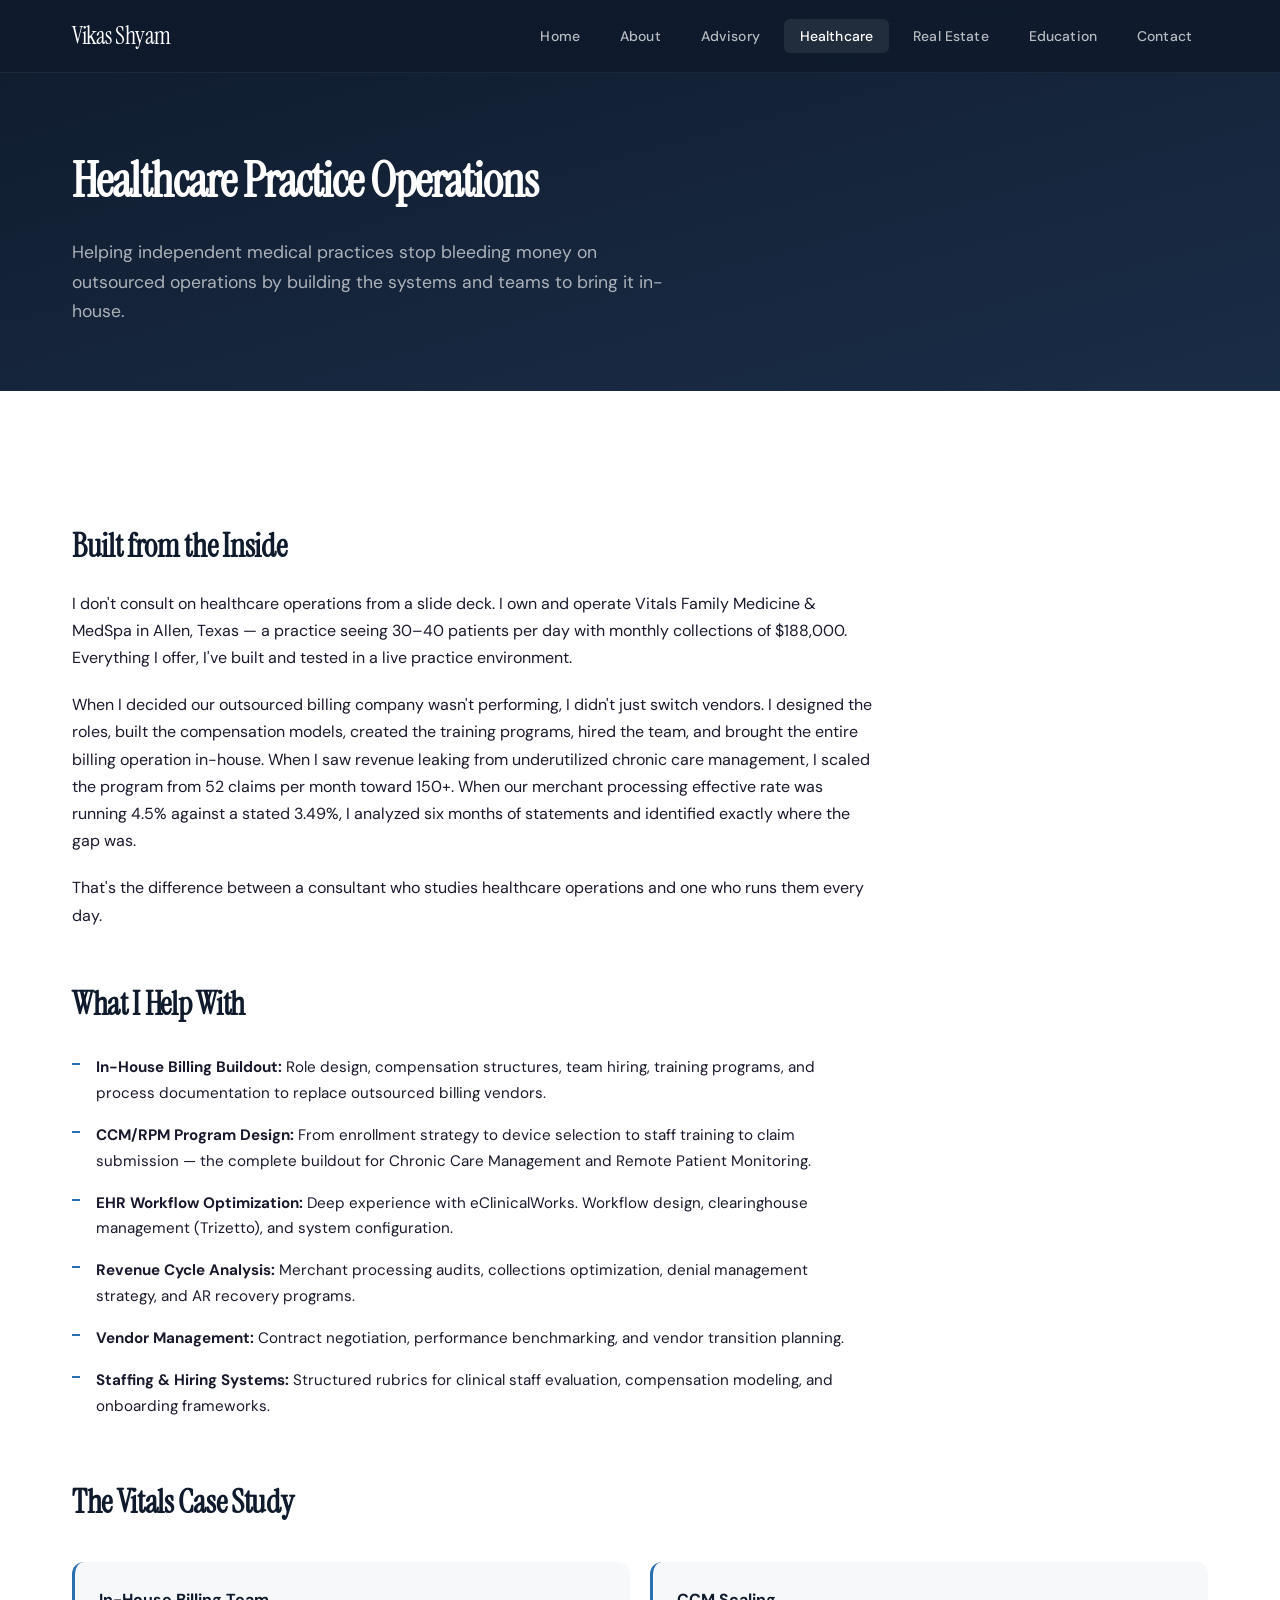
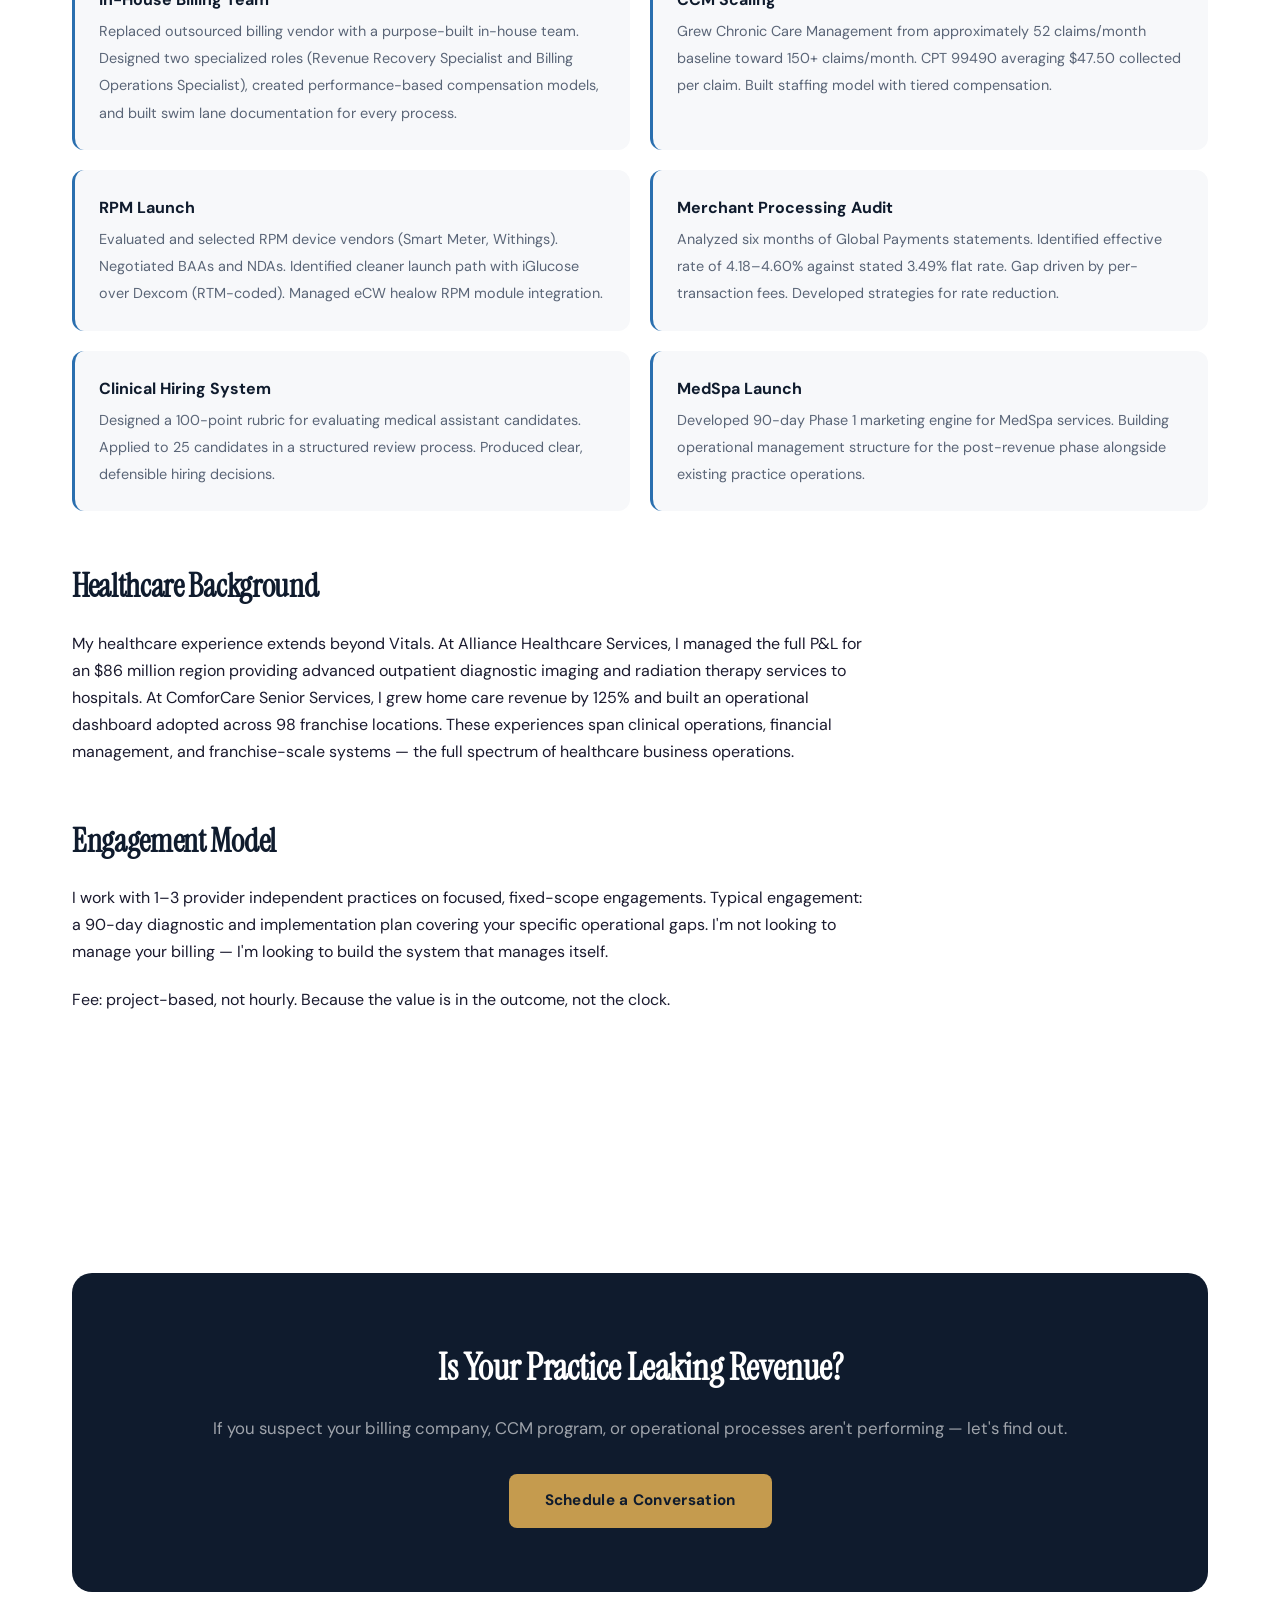
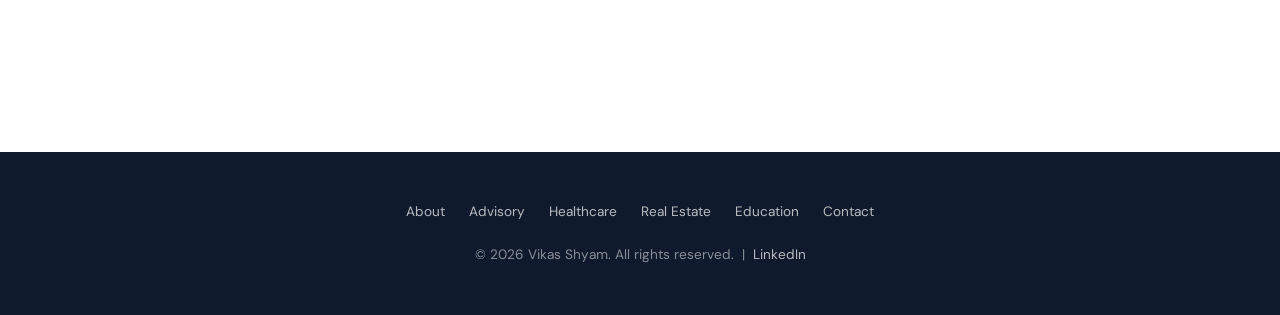
<file: healthcare.html>
<!DOCTYPE html>
<html lang="en">
<head>
  <meta charset="UTF-8">
  <meta name="viewport" content="width=device-width, initial-scale=1.0">
  <title>Healthcare Practice Operations — Vikas Shyam</title>
  <meta name="description" content="Billing optimization, CCM/RPM buildout, and operational systems for independent medical practices. Built from lived experience, not theory.">
  <link rel="stylesheet" href="css/styles.css">
</head>
<body>

<nav class="nav">
  <div class="nav-inner">
    <a href="index.html" class="nav-logo">Vikas Shyam</a>
    <button class="nav-toggle" aria-label="Menu"><span></span><span></span><span></span></button>
    <ul class="nav-links">
      <li><a href="index.html">Home</a></li>
      <li><a href="about.html">About</a></li>
      <li><a href="advisory.html">Advisory</a></li>
      <li><a href="healthcare.html">Healthcare</a></li>
      <li><a href="real-estate.html">Real Estate</a></li>
      <li><a href="education.html">Education</a></li>
      <li><a href="contact.html">Contact</a></li>
    </ul>
  </div>
</nav>

<section class="page-hero">
  <div class="container">
    <h1>Healthcare Practice Operations</h1>
    <p>Helping independent medical practices stop bleeding money on outsourced operations by building the systems and teams to bring it in-house.</p>
  </div>
</section>

<section class="section">
  <div class="container">
    <div class="content">
      <h2>Built from the Inside</h2>
      <p>I don't consult on healthcare operations from a slide deck. I own and operate Vitals Family Medicine & MedSpa in Allen, Texas — a practice seeing 30–40 patients per day with monthly collections of $188,000. Everything I offer, I've built and tested in a live practice environment.</p>
      <p>When I decided our outsourced billing company wasn't performing, I didn't just switch vendors. I designed the roles, built the compensation models, created the training programs, hired the team, and brought the entire billing operation in-house. When I saw revenue leaking from underutilized chronic care management, I scaled the program from 52 claims per month toward 150+. When our merchant processing effective rate was running 4.5% against a stated 3.49%, I analyzed six months of statements and identified exactly where the gap was.</p>
      <p>That's the difference between a consultant who studies healthcare operations and one who runs them every day.</p>

      <h2>What I Help With</h2>
      <ul>
        <li><strong>In-House Billing Buildout:</strong> Role design, compensation structures, team hiring, training programs, and process documentation to replace outsourced billing vendors.</li>
        <li><strong>CCM/RPM Program Design:</strong> From enrollment strategy to device selection to staff training to claim submission — the complete buildout for Chronic Care Management and Remote Patient Monitoring.</li>
        <li><strong>EHR Workflow Optimization:</strong> Deep experience with eClinicalWorks. Workflow design, clearinghouse management (Trizetto), and system configuration.</li>
        <li><strong>Revenue Cycle Analysis:</strong> Merchant processing audits, collections optimization, denial management strategy, and AR recovery programs.</li>
        <li><strong>Vendor Management:</strong> Contract negotiation, performance benchmarking, and vendor transition planning.</li>
        <li><strong>Staffing &amp; Hiring Systems:</strong> Structured rubrics for clinical staff evaluation, compensation modeling, and onboarding frameworks.</li>
      </ul>

      <h2>The Vitals Case Study</h2>
    </div>

    <div class="proof-grid">
      <div class="proof-item">
        <strong>In-House Billing Team</strong>
        <span>Replaced outsourced billing vendor with a purpose-built in-house team. Designed two specialized roles (Revenue Recovery Specialist and Billing Operations Specialist), created performance-based compensation models, and built swim lane documentation for every process.</span>
      </div>
      <div class="proof-item">
        <strong>CCM Scaling</strong>
        <span>Grew Chronic Care Management from approximately 52 claims/month baseline toward 150+ claims/month. CPT 99490 averaging $47.50 collected per claim. Built staffing model with tiered compensation.</span>
      </div>
      <div class="proof-item">
        <strong>RPM Launch</strong>
        <span>Evaluated and selected RPM device vendors (Smart Meter, Withings). Negotiated BAAs and NDAs. Identified cleaner launch path with iGlucose over Dexcom (RTM-coded). Managed eCW healow RPM module integration.</span>
      </div>
      <div class="proof-item">
        <strong>Merchant Processing Audit</strong>
        <span>Analyzed six months of Global Payments statements. Identified effective rate of 4.18–4.60% against stated 3.49% flat rate. Gap driven by per-transaction fees. Developed strategies for rate reduction.</span>
      </div>
      <div class="proof-item">
        <strong>Clinical Hiring System</strong>
        <span>Designed a 100-point rubric for evaluating medical assistant candidates. Applied to 25 candidates in a structured review process. Produced clear, defensible hiring decisions.</span>
      </div>
      <div class="proof-item">
        <strong>MedSpa Launch</strong>
        <span>Developed 90-day Phase 1 marketing engine for MedSpa services. Building operational management structure for the post-revenue phase alongside existing practice operations.</span>
      </div>
    </div>

    <div class="content">
      <h2>Healthcare Background</h2>
      <p>My healthcare experience extends beyond Vitals. At Alliance Healthcare Services, I managed the full P&L for an $86 million region providing advanced outpatient diagnostic imaging and radiation therapy services to hospitals. At ComforCare Senior Services, I grew home care revenue by 125% and built an operational dashboard adopted across 98 franchise locations. These experiences span clinical operations, financial management, and franchise-scale systems — the full spectrum of healthcare business operations.</p>

      <h2>Engagement Model</h2>
      <p>I work with 1–3 provider independent practices on focused, fixed-scope engagements. Typical engagement: a 90-day diagnostic and implementation plan covering your specific operational gaps. I'm not looking to manage your billing — I'm looking to build the system that manages itself.</p>
      <p>Fee: project-based, not hourly. Because the value is in the outcome, not the clock.</p>
    </div>
  </div>
</section>

<section class="section">
  <div class="container">
    <div class="cta-section">
      <h2>Is Your Practice Leaking Revenue?</h2>
      <p>If you suspect your billing company, CCM program, or operational processes aren't performing — let's find out.</p>
      <a href="contact.html" class="cta-btn">Schedule a Conversation</a>
    </div>
  </div>
</section>

<footer class="footer">
  <div class="container">
    <div class="footer-links">
      <a href="about.html">About</a>
      <a href="advisory.html">Advisory</a>
      <a href="healthcare.html">Healthcare</a>
      <a href="real-estate.html">Real Estate</a>
      <a href="education.html">Education</a>
      <a href="contact.html">Contact</a>
    </div>
    <p>&copy; 2026 Vikas Shyam. All rights reserved. &nbsp;|&nbsp; <a href="https://www.linkedin.com/in/vikasshyam" target="_blank">LinkedIn</a></p>
  </div>
</footer>

<script src="js/main.js"></script>
</body>
</html>
</file>
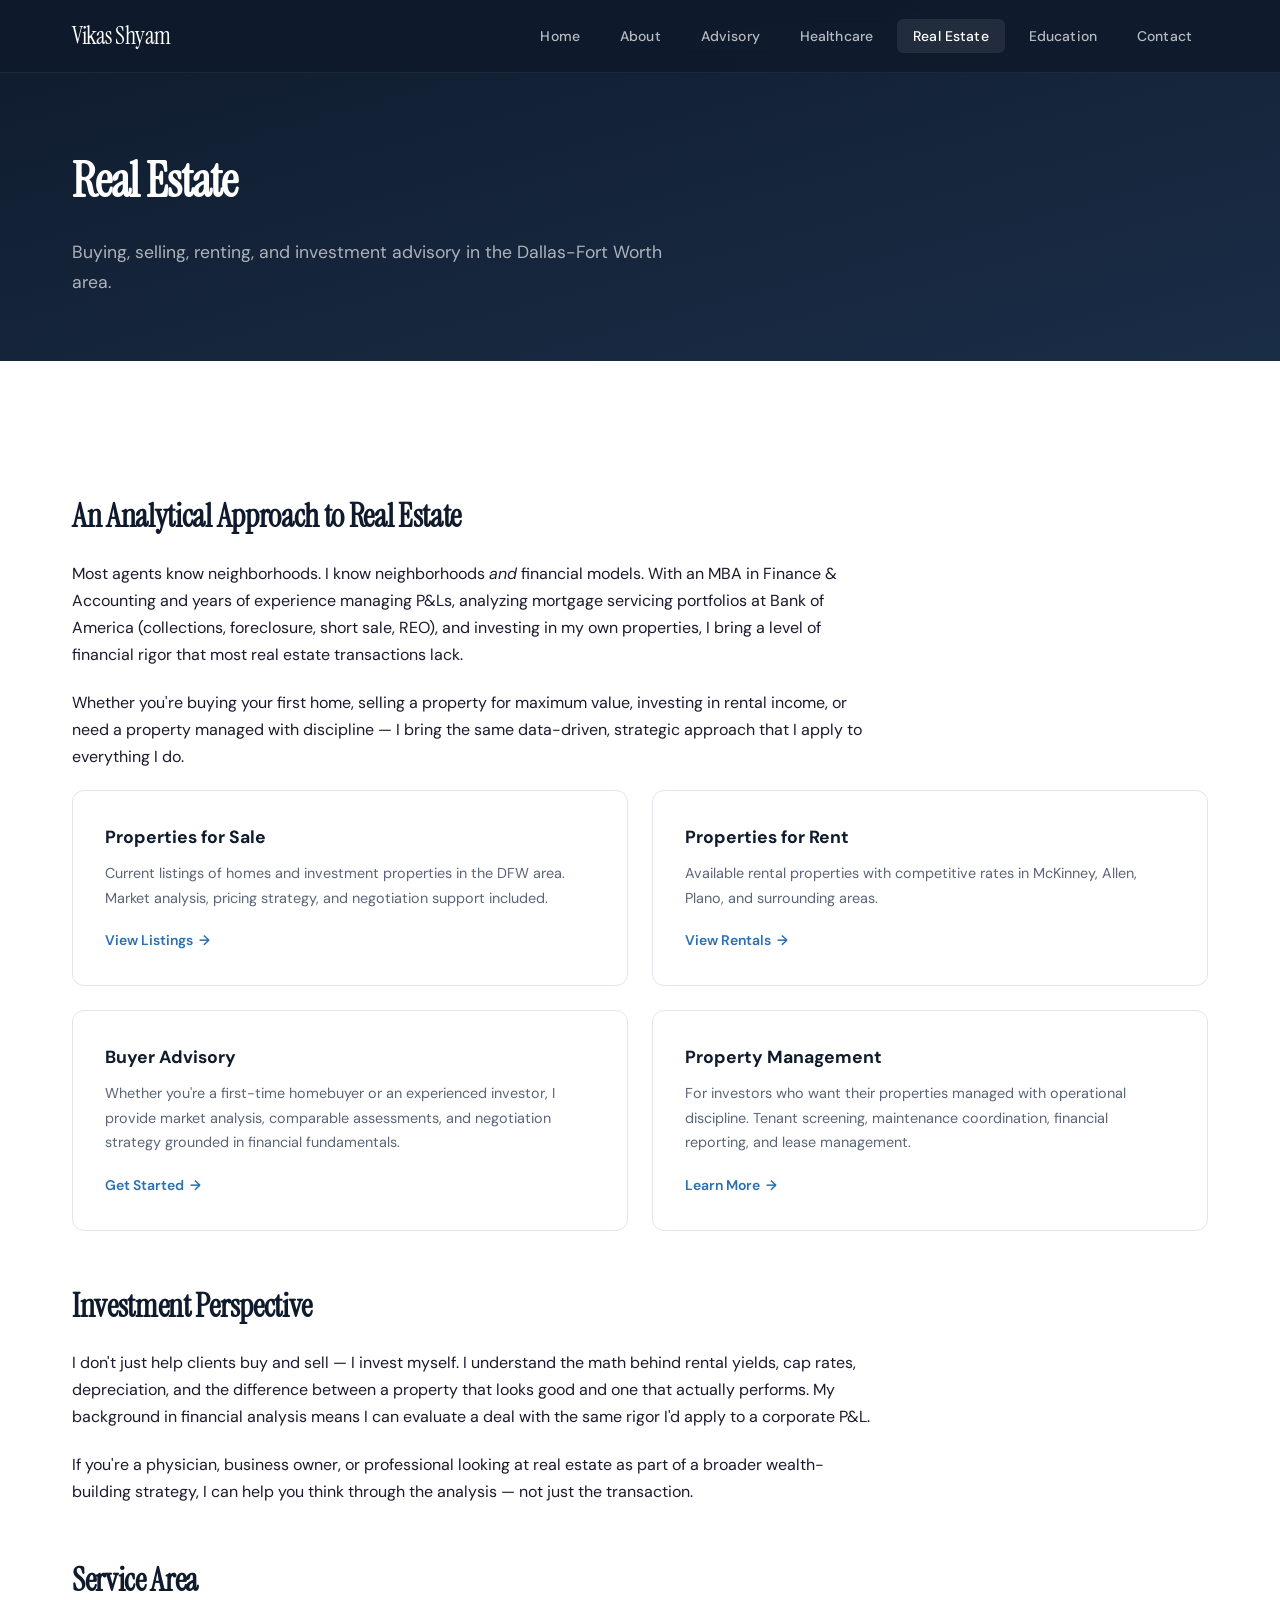
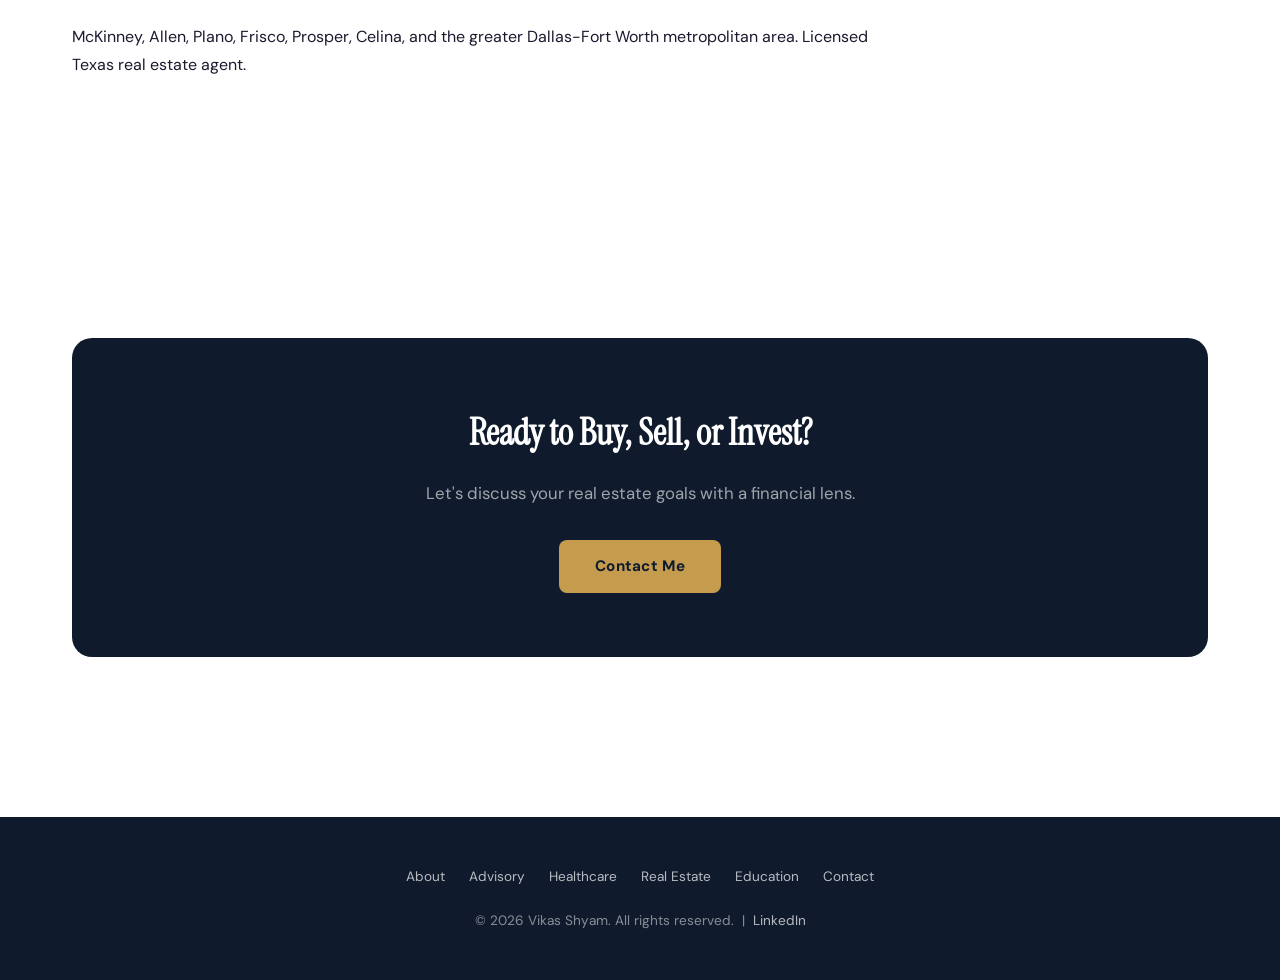
<file: real-estate.html>
<!DOCTYPE html>
<html lang="en">
<head>
  <meta charset="UTF-8">
  <meta name="viewport" content="width=device-width, initial-scale=1.0">
  <title>Real Estate — Vikas Shyam</title>
  <meta name="description" content="Buying, selling, renting, and investment advisory in the Dallas-Fort Worth area. Licensed Texas real estate agent with an analytical edge.">
  <link rel="stylesheet" href="css/styles.css">
</head>
<body>

<nav class="nav">
  <div class="nav-inner">
    <a href="index.html" class="nav-logo">Vikas Shyam</a>
    <button class="nav-toggle" aria-label="Menu"><span></span><span></span><span></span></button>
    <ul class="nav-links">
      <li><a href="index.html">Home</a></li>
      <li><a href="about.html">About</a></li>
      <li><a href="advisory.html">Advisory</a></li>
      <li><a href="healthcare.html">Healthcare</a></li>
      <li><a href="real-estate.html">Real Estate</a></li>
      <li><a href="education.html">Education</a></li>
      <li><a href="contact.html">Contact</a></li>
    </ul>
  </div>
</nav>

<section class="page-hero">
  <div class="container">
    <h1>Real Estate</h1>
    <p>Buying, selling, renting, and investment advisory in the Dallas-Fort Worth area.</p>
  </div>
</section>

<section class="section">
  <div class="container">
    <div class="content">
      <h2>An Analytical Approach to Real Estate</h2>
      <p>Most agents know neighborhoods. I know neighborhoods <em>and</em> financial models. With an MBA in Finance & Accounting and years of experience managing P&Ls, analyzing mortgage servicing portfolios at Bank of America (collections, foreclosure, short sale, REO), and investing in my own properties, I bring a level of financial rigor that most real estate transactions lack.</p>
      <p>Whether you're buying your first home, selling a property for maximum value, investing in rental income, or need a property managed with discipline — I bring the same data-driven, strategic approach that I apply to everything I do.</p>
    </div>

    <div class="re-services">
      <div class="re-card">
        <h3>Properties for Sale</h3>
        <p>Current listings of homes and investment properties in the DFW area. Market analysis, pricing strategy, and negotiation support included.</p>
        <a href="contact.html" class="track-link">View Listings</a>
      </div>
      <div class="re-card">
        <h3>Properties for Rent</h3>
        <p>Available rental properties with competitive rates in McKinney, Allen, Plano, and surrounding areas.</p>
        <a href="contact.html" class="track-link">View Rentals</a>
      </div>
      <div class="re-card">
        <h3>Buyer Advisory</h3>
        <p>Whether you're a first-time homebuyer or an experienced investor, I provide market analysis, comparable assessments, and negotiation strategy grounded in financial fundamentals.</p>
        <a href="contact.html" class="track-link">Get Started</a>
      </div>
      <div class="re-card">
        <h3>Property Management</h3>
        <p>For investors who want their properties managed with operational discipline. Tenant screening, maintenance coordination, financial reporting, and lease management.</p>
        <a href="contact.html" class="track-link">Learn More</a>
      </div>
    </div>

    <div class="content" style="margin-top: 48px;">
      <h2>Investment Perspective</h2>
      <p>I don't just help clients buy and sell — I invest myself. I understand the math behind rental yields, cap rates, depreciation, and the difference between a property that looks good and one that actually performs. My background in financial analysis means I can evaluate a deal with the same rigor I'd apply to a corporate P&L.</p>
      <p>If you're a physician, business owner, or professional looking at real estate as part of a broader wealth-building strategy, I can help you think through the analysis — not just the transaction.</p>

      <h2>Service Area</h2>
      <p>McKinney, Allen, Plano, Frisco, Prosper, Celina, and the greater Dallas-Fort Worth metropolitan area. Licensed Texas real estate agent.</p>
    </div>
  </div>
</section>

<section class="section">
  <div class="container">
    <div class="cta-section">
      <h2>Ready to Buy, Sell, or Invest?</h2>
      <p>Let's discuss your real estate goals with a financial lens.</p>
      <a href="contact.html" class="cta-btn">Contact Me</a>
    </div>
  </div>
</section>

<footer class="footer">
  <div class="container">
    <div class="footer-links">
      <a href="about.html">About</a>
      <a href="advisory.html">Advisory</a>
      <a href="healthcare.html">Healthcare</a>
      <a href="real-estate.html">Real Estate</a>
      <a href="education.html">Education</a>
      <a href="contact.html">Contact</a>
    </div>
    <p>&copy; 2026 Vikas Shyam. All rights reserved. &nbsp;|&nbsp; <a href="https://www.linkedin.com/in/vikasshyam" target="_blank">LinkedIn</a></p>
  </div>
</footer>

<script src="js/main.js"></script>
</body>
</html>
</file>
<file: css/styles.css>
/* ================================================
   VIKAS SHYAM — Personal Website
   Design: Editorial Minimal — navy, white, slate
   ================================================ */

@import url('https://fonts.googleapis.com/css2?family=Instrument+Serif:ital@0;1&family=DM+Sans:ital,wght@0,400;0,500;0,600;0,700;1,400&display=swap');

:root {
  --navy: #0f1b2d;
  --navy-light: #1a2d47;
  --slate: #3d4f5f;
  --blue: #2a6faf;
  --blue-light: #3a8fd4;
  --blue-muted: #e8f1f8;
  --gold: #c59b4e;
  --white: #ffffff;
  --off-white: #f7f8fa;
  --gray-100: #f0f2f5;
  --gray-200: #e2e5ea;
  --gray-300: #c8cdd4;
  --gray-500: #6b7a8d;
  --gray-700: #3d4955;
  --text: #1a1a2e;
  --text-light: #5a6577;
  --font-display: 'Instrument Serif', Georgia, serif;
  --font-body: 'DM Sans', -apple-system, BlinkMacSystemFont, sans-serif;
  --max-width: 1200px;
  --section-pad: 80px;
}

/* ===== RESET & BASE ===== */
*, *::before, *::after { box-sizing: border-box; margin: 0; padding: 0; }

html { scroll-behavior: smooth; font-size: 16px; }

body {
  font-family: var(--font-body);
  color: var(--text);
  background: var(--white);
  line-height: 1.7;
  -webkit-font-smoothing: antialiased;
  overflow-x: hidden;
}

img { max-width: 100%; height: auto; display: block; }
a { color: var(--blue); text-decoration: none; transition: color 0.25s; }
a:hover { color: var(--blue-light); }

.container { max-width: var(--max-width); margin: 0 auto; padding: 0 32px; }

/* ===== NAVIGATION ===== */
.nav {
  position: fixed; top: 0; left: 0; right: 0; z-index: 1000;
  background: rgba(15, 27, 45, 0.95);
  backdrop-filter: blur(12px);
  border-bottom: 1px solid rgba(255,255,255,0.06);
  transition: background 0.3s;
}
.nav-inner {
  max-width: var(--max-width); margin: 0 auto; padding: 0 32px;
  display: flex; justify-content: space-between; align-items: center;
  height: 72px;
}
.nav-logo {
  font-family: var(--font-display); font-size: 1.5rem;
  color: var(--white); letter-spacing: -0.02em;
}
.nav-logo:hover { color: var(--gold); }
.nav-links { display: flex; gap: 8px; list-style: none; }
.nav-links a {
  color: rgba(255,255,255,0.7); font-size: 0.875rem; font-weight: 500;
  padding: 8px 16px; border-radius: 6px; transition: all 0.25s;
  letter-spacing: 0.01em;
}
.nav-links a:hover, .nav-links a.active {
  color: var(--white); background: rgba(255,255,255,0.08);
}

/* Mobile menu */
.nav-toggle { display: none; background: none; border: none; cursor: pointer; padding: 8px; }
.nav-toggle span {
  display: block; width: 24px; height: 2px; background: var(--white);
  margin: 6px 0; transition: all 0.3s;
}

/* ===== HERO ===== */
.hero {
  padding: 160px 0 var(--section-pad);
  background: linear-gradient(165deg, var(--navy) 0%, var(--navy-light) 50%, #1e3a5a 100%);
  color: var(--white); position: relative; overflow: hidden;
}
.hero::after {
  content: ''; position: absolute; bottom: 0; left: 0; right: 0; height: 120px;
  background: linear-gradient(to bottom, transparent, var(--white));
}
.hero-content {
  display: grid; grid-template-columns: 1fr 300px; gap: 64px; align-items: center;
  position: relative; z-index: 1;
}
.hero-text h1 {
  font-family: var(--font-display); font-size: 3.5rem; line-height: 1.12;
  letter-spacing: -0.03em; margin-bottom: 24px;
}
.hero-text h1 em { font-style: italic; color: var(--gold); }
.hero-tagline {
  font-size: 1.25rem; color: rgba(255,255,255,0.7); margin-bottom: 40px;
  max-width: 520px; line-height: 1.6;
}
.hero-photo {
  width: 280px; height: 280px; border-radius: 50%; overflow: hidden;
  border: 3px solid rgba(255,255,255,0.15); box-shadow: 0 20px 60px rgba(0,0,0,0.3);
}
.hero-photo img { width: 100%; height: 100%; object-fit: cover; }

/* ===== STATS ROW ===== */
.stats {
  display: grid; grid-template-columns: repeat(5, 1fr); gap: 24px;
  padding: 48px 0; margin-top: -40px; position: relative; z-index: 2;
}
.stat {
  text-align: center; padding: 32px 16px;
  background: var(--white); border-radius: 12px;
  box-shadow: 0 4px 24px rgba(0,0,0,0.06);
  border: 1px solid var(--gray-200);
  transition: transform 0.3s, box-shadow 0.3s;
}
.stat:hover { transform: translateY(-4px); box-shadow: 0 8px 32px rgba(0,0,0,0.1); }
.stat-number {
  font-family: var(--font-display); font-size: 2.25rem; color: var(--navy);
  line-height: 1; margin-bottom: 8px;
}
.stat-label { font-size: 0.8rem; color: var(--gray-500); font-weight: 500; text-transform: uppercase; letter-spacing: 0.06em; }

/* ===== SECTION ===== */
.section { padding: var(--section-pad) 0; }
.section--alt { background: var(--off-white); }
.section--navy { background: var(--navy); color: var(--white); }

.section-header {
  text-align: center; max-width: 700px; margin: 0 auto 56px;
}
.section-header h2 {
  font-family: var(--font-display); font-size: 2.5rem; letter-spacing: -0.02em;
  margin-bottom: 16px; color: var(--navy);
}
.section--navy .section-header h2 { color: var(--white); }
.section-header p { color: var(--text-light); font-size: 1.05rem; }
.section--navy .section-header p { color: rgba(255,255,255,0.6); }

.section-label {
  font-size: 0.75rem; font-weight: 700; text-transform: uppercase;
  letter-spacing: 0.12em; color: var(--blue); margin-bottom: 12px;
  display: block;
}

/* ===== TRACK CARDS (Homepage) ===== */
.tracks { display: grid; grid-template-columns: repeat(2, 1fr); gap: 24px; }
.track-card {
  background: var(--white); border: 1px solid var(--gray-200); border-radius: 16px;
  padding: 40px; transition: all 0.3s; position: relative; overflow: hidden;
}
.track-card:hover {
  border-color: var(--blue); box-shadow: 0 8px 40px rgba(42,111,175,0.08);
  transform: translateY(-2px);
}
.track-card::before {
  content: ''; position: absolute; top: 0; left: 0; right: 0; height: 3px;
  background: var(--blue); transform: scaleX(0); transition: transform 0.3s;
  transform-origin: left;
}
.track-card:hover::before { transform: scaleX(1); }
.track-icon {
  width: 48px; height: 48px; border-radius: 12px; display: flex;
  align-items: center; justify-content: center; font-size: 1.5rem;
  margin-bottom: 20px; background: var(--blue-muted); color: var(--blue);
}
.track-card h3 {
  font-family: var(--font-display); font-size: 1.5rem; margin-bottom: 12px;
  color: var(--navy);
}
.track-card p { color: var(--text-light); font-size: 0.95rem; margin-bottom: 20px; }
.track-link {
  font-size: 0.875rem; font-weight: 600; color: var(--blue);
  display: inline-flex; align-items: center; gap: 6px;
}
.track-link::after { content: '\2192'; transition: transform 0.25s; }
.track-card:hover .track-link::after { transform: translateX(4px); }

/* ===== CAREER ARC (Homepage) ===== */
.arc-timeline {
  display: flex; flex-direction: column; gap: 0;
  border-left: 2px solid var(--gray-200); margin-left: 20px; padding-left: 40px;
}
.arc-item { padding: 20px 0; position: relative; }
.arc-item::before {
  content: ''; position: absolute; left: -49px; top: 28px;
  width: 14px; height: 14px; border-radius: 50%;
  background: var(--white); border: 3px solid var(--blue);
}
.arc-year {
  font-size: 0.75rem; font-weight: 700; color: var(--blue);
  text-transform: uppercase; letter-spacing: 0.08em; margin-bottom: 4px;
}
.arc-title { font-weight: 700; font-size: 1rem; color: var(--navy); margin-bottom: 4px; }
.arc-desc { font-size: 0.9rem; color: var(--text-light); }

/* ===== PAGE HERO (Interior pages) ===== */
.page-hero {
  padding: 140px 0 64px;
  background: linear-gradient(165deg, var(--navy) 0%, var(--navy-light) 100%);
  color: var(--white);
}
.page-hero h1 {
  font-family: var(--font-display); font-size: 3rem; letter-spacing: -0.02em;
  margin-bottom: 16px;
}
.page-hero p { font-size: 1.1rem; color: rgba(255,255,255,0.65); max-width: 600px; }

/* ===== CONTENT BLOCKS ===== */
.content { max-width: 800px; }
.content h2 {
  font-family: var(--font-display); font-size: 2rem; color: var(--navy);
  margin: 48px 0 16px; letter-spacing: -0.01em;
}
.content h3 {
  font-size: 1.15rem; font-weight: 700; color: var(--navy);
  margin: 32px 0 12px;
}
.content p { margin-bottom: 20px; color: var(--text); font-size: 1rem; }
.content ul {
  list-style: none; margin-bottom: 24px;
}
.content ul li {
  padding: 8px 0 8px 24px; position: relative; color: var(--text);
  font-size: 0.95rem;
}
.content ul li::before {
  content: ''; position: absolute; left: 0; top: 16px;
  width: 8px; height: 2px; background: var(--blue);
}

/* ===== PROOF POINTS GRID ===== */
.proof-grid { display: grid; grid-template-columns: repeat(2, 1fr); gap: 20px; margin: 32px 0; }
.proof-item {
  padding: 24px; background: var(--off-white); border-radius: 12px;
  border-left: 3px solid var(--blue);
}
.proof-item strong { display: block; color: var(--navy); margin-bottom: 4px; }
.proof-item span { font-size: 0.9rem; color: var(--text-light); }

/* ===== CTA SECTION ===== */
.cta-section {
  padding: 64px; background: var(--navy); border-radius: 20px;
  text-align: center; margin: var(--section-pad) 0;
}
.cta-section h2 {
  font-family: var(--font-display); font-size: 2.25rem; color: var(--white);
  margin-bottom: 16px;
}
.cta-section p { color: rgba(255,255,255,0.6); margin-bottom: 32px; font-size: 1.05rem; }
.cta-btn {
  display: inline-block; padding: 14px 36px; background: var(--gold);
  color: var(--navy); font-weight: 700; font-size: 0.95rem;
  border-radius: 8px; transition: all 0.3s; border: none; cursor: pointer;
  letter-spacing: 0.02em;
}
.cta-btn:hover { background: #d4ab5e; color: var(--navy); transform: translateY(-1px); }

/* ===== ABOUT PAGE ===== */
.about-intro {
  display: grid; grid-template-columns: 200px 1fr; gap: 48px; align-items: start;
  margin-bottom: 48px;
}
.about-photo {
  width: 200px; height: 200px; border-radius: 50%; overflow: hidden;
  border: 3px solid var(--gray-200);
}
.about-photo img { width: 100%; height: 100%; object-fit: cover; }
.about-quote {
  padding: 24px 32px; background: var(--blue-muted); border-radius: 12px;
  border-left: 4px solid var(--blue); margin: 32px 0;
  font-family: var(--font-display); font-size: 1.25rem; font-style: italic;
  color: var(--navy); line-height: 1.5;
}
.about-quote cite {
  display: block; font-size: 0.85rem; font-family: var(--font-body);
  font-style: normal; color: var(--gray-500); margin-top: 8px;
}

/* ===== REAL ESTATE CARDS ===== */
.re-services { display: grid; grid-template-columns: repeat(2, 1fr); gap: 24px; }
.re-card {
  padding: 32px; background: var(--white); border: 1px solid var(--gray-200);
  border-radius: 12px; transition: all 0.3s;
}
.re-card:hover { border-color: var(--blue); box-shadow: 0 4px 20px rgba(0,0,0,0.06); }
.re-card h3 { font-size: 1.1rem; color: var(--navy); margin-bottom: 8px; }
.re-card p { font-size: 0.9rem; color: var(--text-light); margin-bottom: 16px; }

/* ===== CONTACT ===== */
.contact-grid { display: grid; grid-template-columns: 1fr 1fr; gap: 48px; }
.contact-info { display: flex; flex-direction: column; gap: 24px; }
.contact-item { display: flex; gap: 16px; align-items: flex-start; }
.contact-icon {
  width: 48px; height: 48px; border-radius: 12px; display: flex;
  align-items: center; justify-content: center; font-size: 1.25rem;
  background: var(--blue-muted); color: var(--blue); flex-shrink: 0;
}
.contact-item h3 { font-size: 0.95rem; color: var(--navy); margin-bottom: 2px; }
.contact-item p, .contact-item a { font-size: 0.9rem; color: var(--text-light); }

.contact-form { display: flex; flex-direction: column; gap: 16px; }
.contact-form input, .contact-form textarea, .contact-form select {
  padding: 14px 18px; border: 1px solid var(--gray-200); border-radius: 8px;
  font-family: var(--font-body); font-size: 0.95rem; color: var(--text);
  background: var(--white); transition: border-color 0.25s; width: 100%;
}
.contact-form input:focus, .contact-form textarea:focus, .contact-form select:focus {
  outline: none; border-color: var(--blue);
}
.contact-form textarea { min-height: 140px; resize: vertical; }

/* ===== FOOTER ===== */
.footer {
  background: var(--navy); color: rgba(255,255,255,0.5);
  padding: 48px 0; text-align: center; font-size: 0.85rem;
}
.footer a { color: rgba(255,255,255,0.7); }
.footer a:hover { color: var(--white); }
.footer-links { display: flex; justify-content: center; gap: 24px; margin-bottom: 20px; }

/* ===== RESPONSIVE ===== */
@media (max-width: 900px) {
  :root { --section-pad: 56px; }
  .hero-content { grid-template-columns: 1fr; text-align: center; }
  .hero-photo { margin: 0 auto; width: 200px; height: 200px; }
  .hero-text h1 { font-size: 2.5rem; }
  .hero-tagline { margin: 0 auto 32px; }
  .stats { grid-template-columns: repeat(3, 1fr); }
  .tracks { grid-template-columns: 1fr; }
  .proof-grid { grid-template-columns: 1fr; }
  .about-intro { grid-template-columns: 1fr; text-align: center; }
  .about-photo { margin: 0 auto; }
  .re-services { grid-template-columns: 1fr; }
  .contact-grid { grid-template-columns: 1fr; }
  .page-hero h1 { font-size: 2.25rem; }
  .section-header h2 { font-size: 2rem; }
  .nav-links { display: none; }
  .nav-toggle { display: block; }
  .nav-links.open {
    display: flex; flex-direction: column; position: absolute;
    top: 72px; left: 0; right: 0; background: var(--navy);
    padding: 16px; border-top: 1px solid rgba(255,255,255,0.06);
  }
}
@media (max-width: 600px) {
  .stats { grid-template-columns: repeat(2, 1fr); }
  .hero-text h1 { font-size: 2rem; }
  .container { padding: 0 20px; }
  .cta-section { padding: 40px 24px; }
}
</file>
